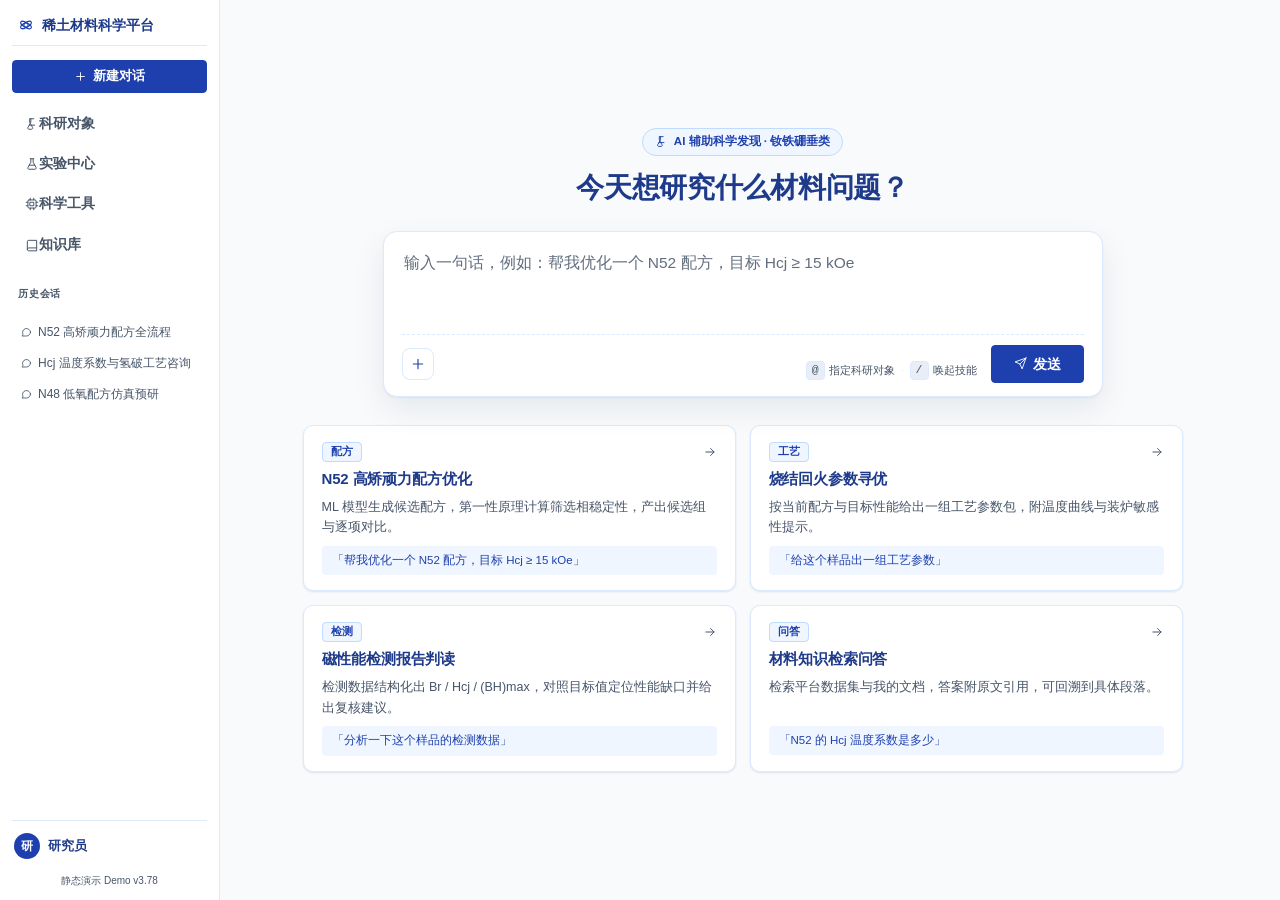
<file: index.html>
<!DOCTYPE html>
<html lang="zh-CN">
<head>
  <meta charset="utf-8">
  <meta name="viewport" content="width=1280">
  <meta name="color-scheme" content="light">
  <title>对话主页 · 稀土材料科学平台（静态演示 Demo v3.78）</title>
  <link rel="stylesheet" href="assets/style.css?v=3.78">
</head>
<body data-page="index">
  <div class="app-shell">
    <!-- v3.0（D-38）：#app-chrome 由 renderChrome() 一处注入「唯一左侧边栏」（无顶栏）；
         对话即页面：#page-root 由 initIndex() 渲染整页对话（hero 空态 / 会话流 / 底部输入条）。
         ?q= 并入当前会话；?c=<会话ID> 打开历史会话；?focus=1 聚焦输入框。 -->
    <div id="app-chrome"></div>
    <main id="page-root"></main>
  </div>
  <!-- 抽屉 / toast 容器 -->
  <div id="overlays"></div>
  <noscript><div style="padding:24px;font-family:sans-serif;color:#B91C1C">本 Demo 需要启用 JavaScript 才能渲染界面（纯静态、无网络请求）。</div></noscript>

  <!-- 传统脚本（非 ES module），保证 file:// 双击可运行；mock-data.js 必须先于 app.js -->
  <script src="assets/mock-data.js?v=3.78"></script>
  <script src="assets/app.js?v=3.78"></script>
</body>
</html>
</file>
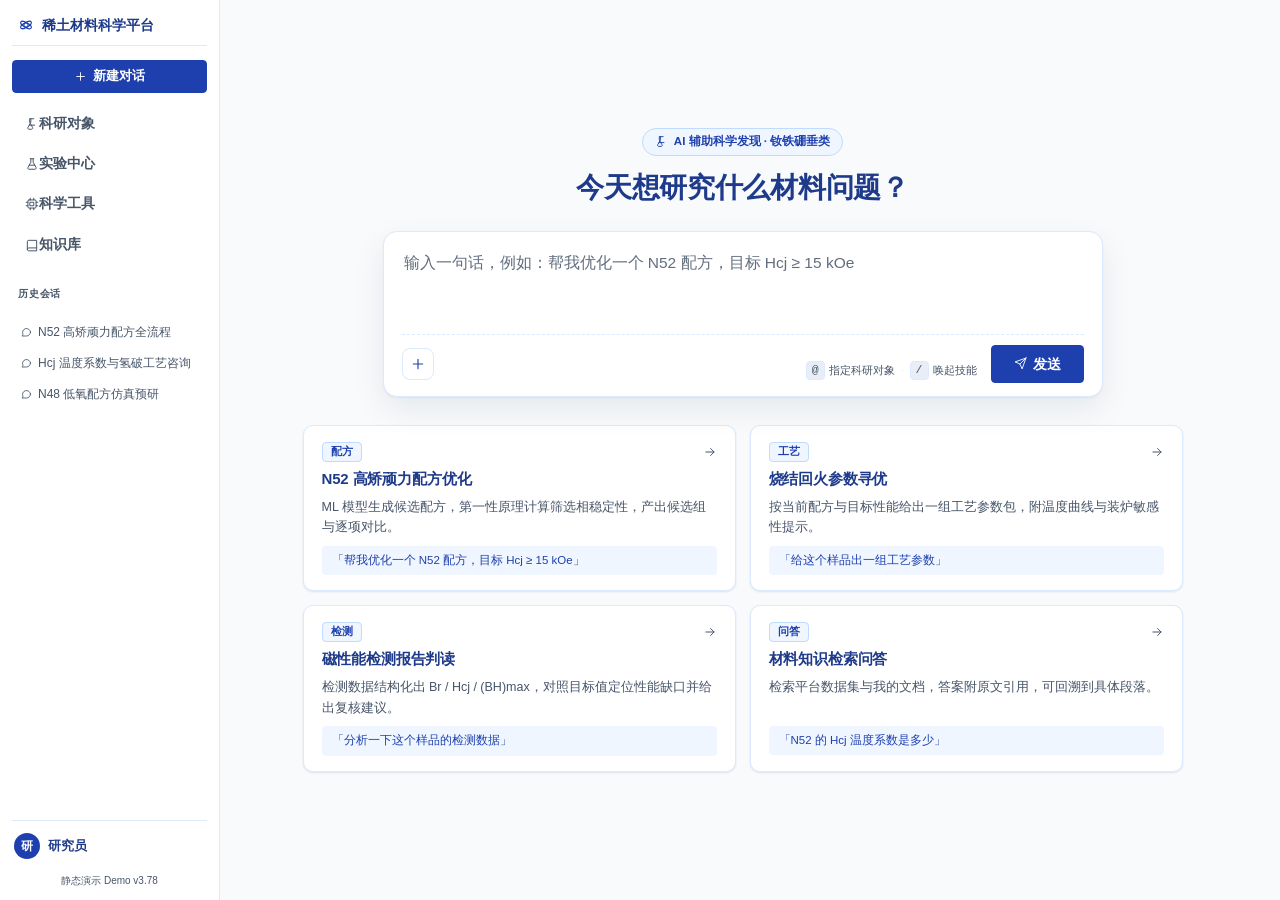
<file: batch.html>
<!DOCTYPE html>
<html lang="zh-CN">
<head>
  <meta charset="utf-8">
  <meta name="viewport" content="width=1280">
  <meta name="color-scheme" content="light">
  <title>已升级为对话主页（兼容跳转） · 稀土材料科学平台（静态演示 Demo v3.78）</title>
  <link rel="stylesheet" href="assets/style.css?v=3.78">
</head>
<body>
  <!-- v3.0（D-38）：v1.x–v2.0 的独立功能页（任务台 / 批次 360 / 建议单 / 治理 / 假设验证）
       全部收编进「整页对话 + 科研对象」两视图。本页仅作兼容重定向壳：
       透传 q / sample_id / focus / c 到 index.html，旧书签 / 旧外链不断。
       纯内联脚本、无 fetch、无外部依赖；noscript 兜底。 -->
  <div style="max-width:720px;margin:60px auto;padding:0 24px;font-family:-apple-system,'Segoe UI','PingFang SC','Microsoft YaHei',sans-serif;color:#1E3A8A">
    <h1 style="font-size:20px">该页面已收编进「对话主页」</h1>
    <p style="font-size:14px;color:#475569">v3.0 起平台只有两个视图：整页对话（主入口）与科研对象。正在为你跳转…若浏览器未自动跳转，请点击下方链接。</p>
    <p><a id="fallback-link" href="index.html" style="color:#1E40AF">进入对话主页 →</a></p>
  </div>
  <noscript>
    <div style="max-width:720px;margin:12px auto;padding:0 24px;font-family:sans-serif;font-size:13px;color:#B91C1C">
      未启用 JavaScript，无法自动映射旧参数，请直接打开 <a href="index.html">index.html</a>。
    </div>
  </noscript>
  <script>
  (function () {
    'use strict';
    function getParam(k) {
      try {
        var v = new URLSearchParams(window.location.search).get(k);
        return (v === null || v === '') ? '' : v;
      } catch (e) { return ''; }
    }
    var parts = [];
    ['q', 'sample_id', 'focus', 'c'].forEach(function (k) {
      var v = getParam(k);
      if (v) { parts.push(encodeURIComponent(k) + '=' + encodeURIComponent(v)); }
    });
    /* 旧参数中的样品相关提问统一进 ?q= 会话流；其余参数一律丢弃（v3.0 无对应视图） */
    var target = 'index.html' + (parts.length ? '?' + parts.join('&') : '');
    var a = document.getElementById('fallback-link');
    if (a) { a.setAttribute('href', target); }
    window.location.replace(target);
  })();
  </script>
</body>
</html>
</file>
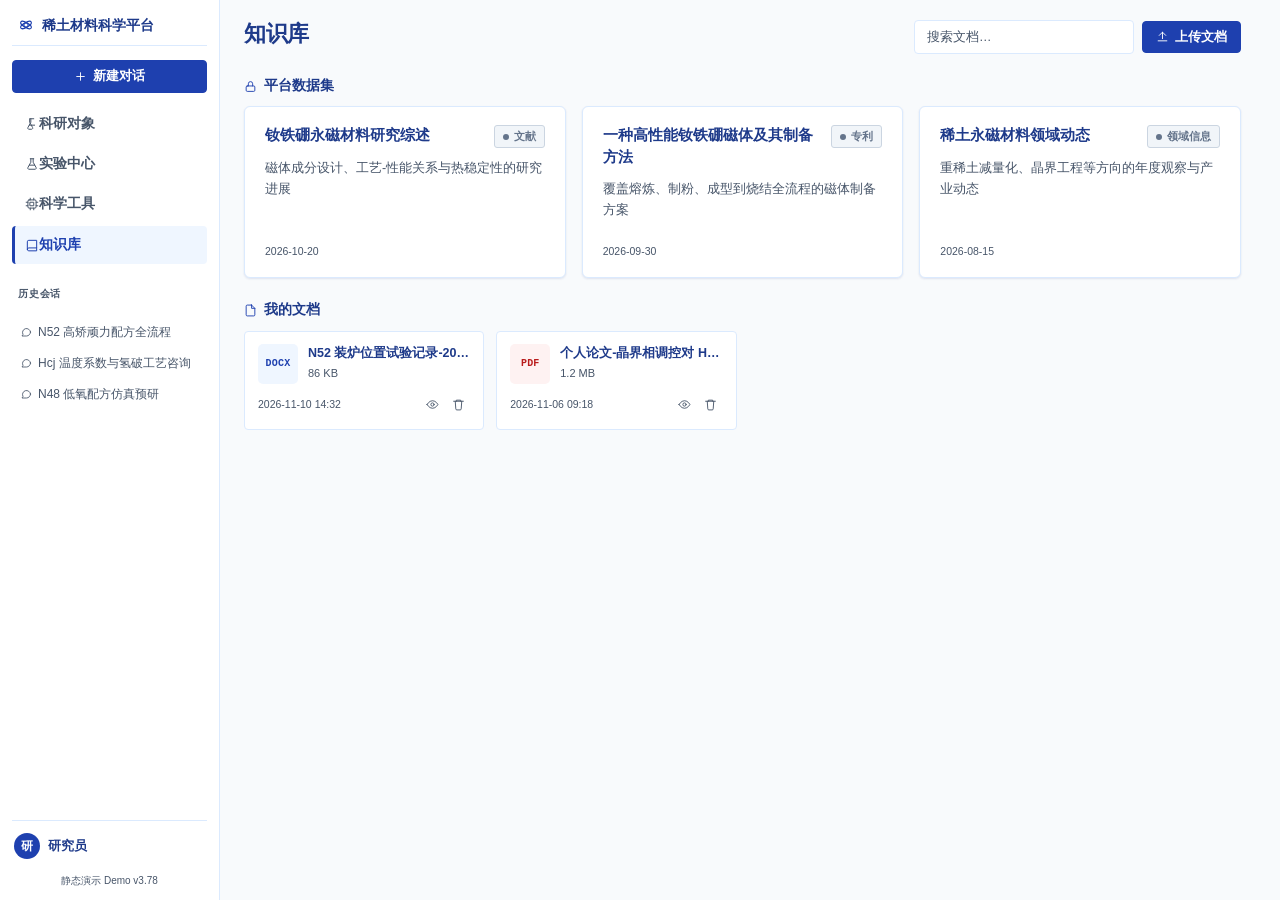
<file: kb.html>
<!DOCTYPE html>
<html lang="zh-CN">
<head>
  <meta charset="utf-8">
  <meta name="viewport" content="width=1280">
  <meta name="color-scheme" content="light">
  <title>知识库 · 稀土材料科学平台（静态演示 Demo v3.78）</title>
  <link rel="stylesheet" href="assets/style.css?v=3.78">
</head>
<body data-page="kb">
  <div class="app-shell">
    <!-- v3.0（D-41）：知识库是与「对话主页 / 科研对象 / 科学工具」结构对齐的一级视图（RAG 预留），
         initKb() 渲染。 -->
    <div id="app-chrome"></div>
    <main id="page-root"></main>
  </div>
  <div id="overlays"></div>
  <noscript><div style="padding:24px;font-family:sans-serif;color:#B91C1C">本 Demo 需要启用 JavaScript 才能渲染界面（纯静态、无网络请求）。</div></noscript>

  <!-- 传统脚本（非 ES module），保证 file:// 双击可运行；mock-data.js 必须先于 app.js -->
  <script src="assets/mock-data.js?v=3.78"></script>
  <script src="assets/app.js?v=3.78"></script>
</body>
</html>
</file>
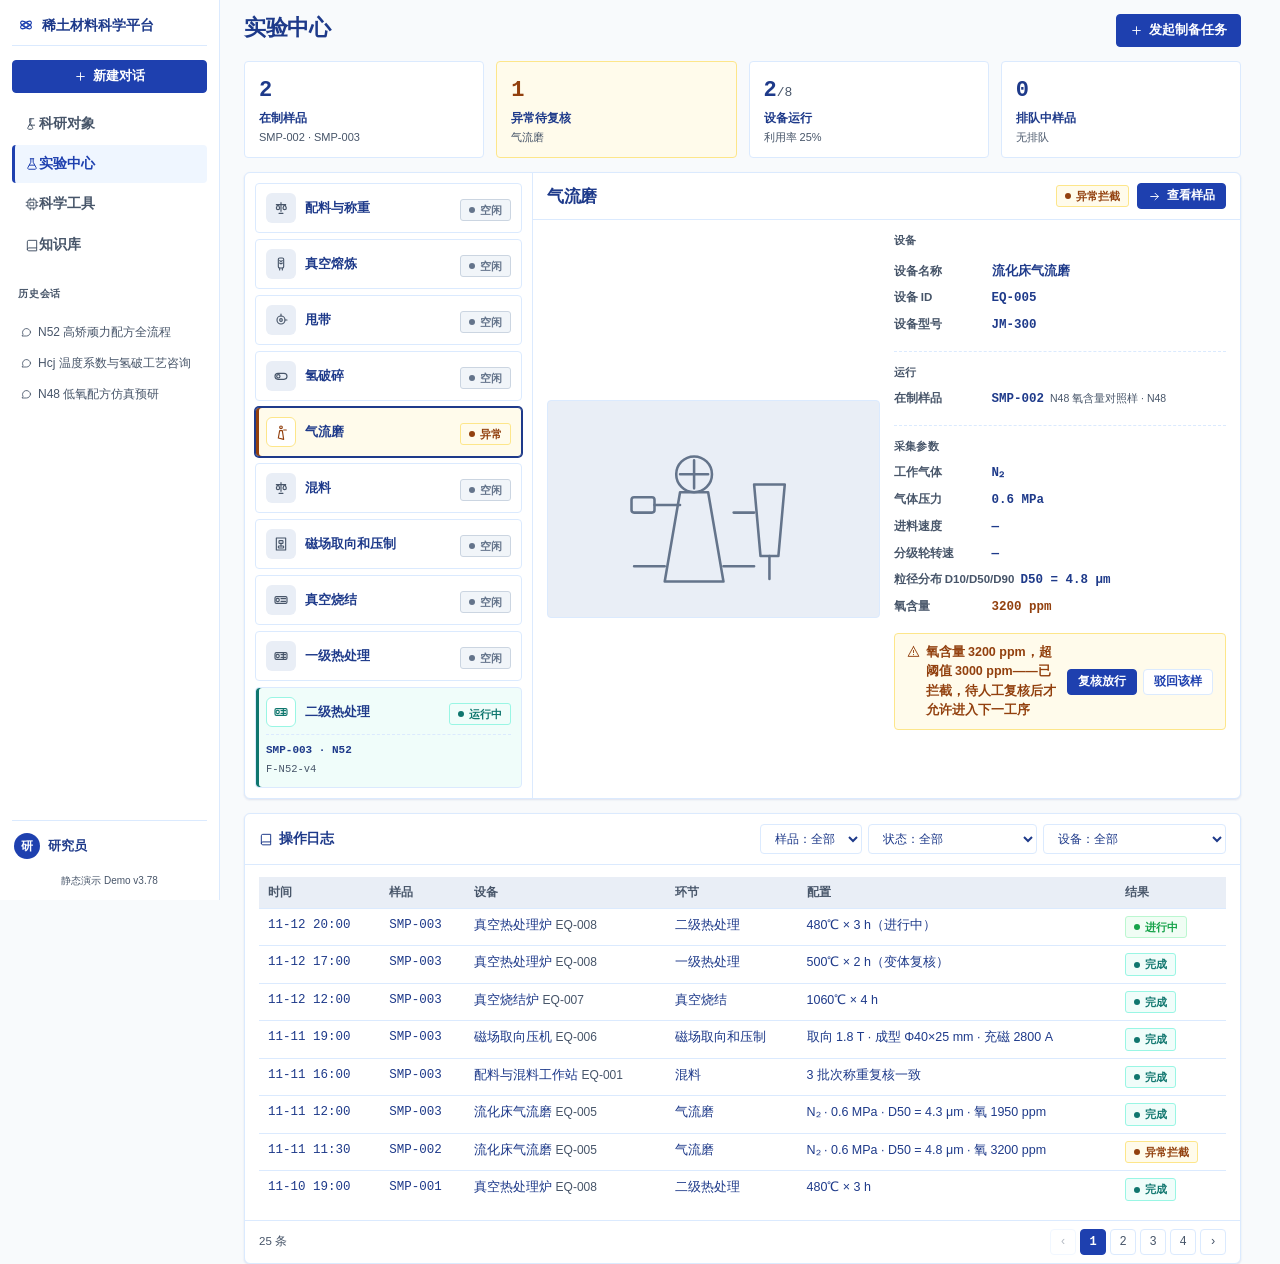
<file: lab.html>
<!DOCTYPE html>
<html lang="zh-CN">
<head>
  <meta charset="utf-8">
  <meta name="viewport" content="width=1280">
  <meta name="color-scheme" content="light">
  <title>实验中心 · 稀土材料科学平台（静态演示 Demo v3.78）</title>
  <link rel="stylesheet" href="assets/style.css?v=3.78">
</head>
<body data-page="lab">
  <div class="app-shell">
    <!-- v3.7（黄总 2026-11-13）：实验中心 = 高通量制备产线的数字孪生（一级视图）。
         initLab() 渲染：左主区 = 选中环节详情（使用设备+图示 / 运行信息 / 工艺信息）；
         右栏 = 10 环节纵向列表（当前节点高亮，前后顺序自明）。
         只覆盖制备过程设备；磁测仪 / 电镜等独立检测环节不进本页。
         在制状态从科研对象 process 同源反推，不单独造数。?stage=N 定位环节。 -->
    <div id="app-chrome"></div>
    <main id="page-root"></main>
  </div>
  <div id="overlays"></div>
  <noscript><div style="padding:24px;font-family:sans-serif;color:#B91C1C">本 Demo 需要启用 JavaScript 才能渲染界面（纯静态、无网络请求）。</div></noscript>

  <!-- 传统脚本（非 ES module），保证 file:// 双击可运行；mock-data.js 必须先于 app.js -->
  <script src="assets/mock-data.js?v=3.78"></script>
  <script src="assets/app.js?v=3.78"></script>
</body>
</html>
</file>
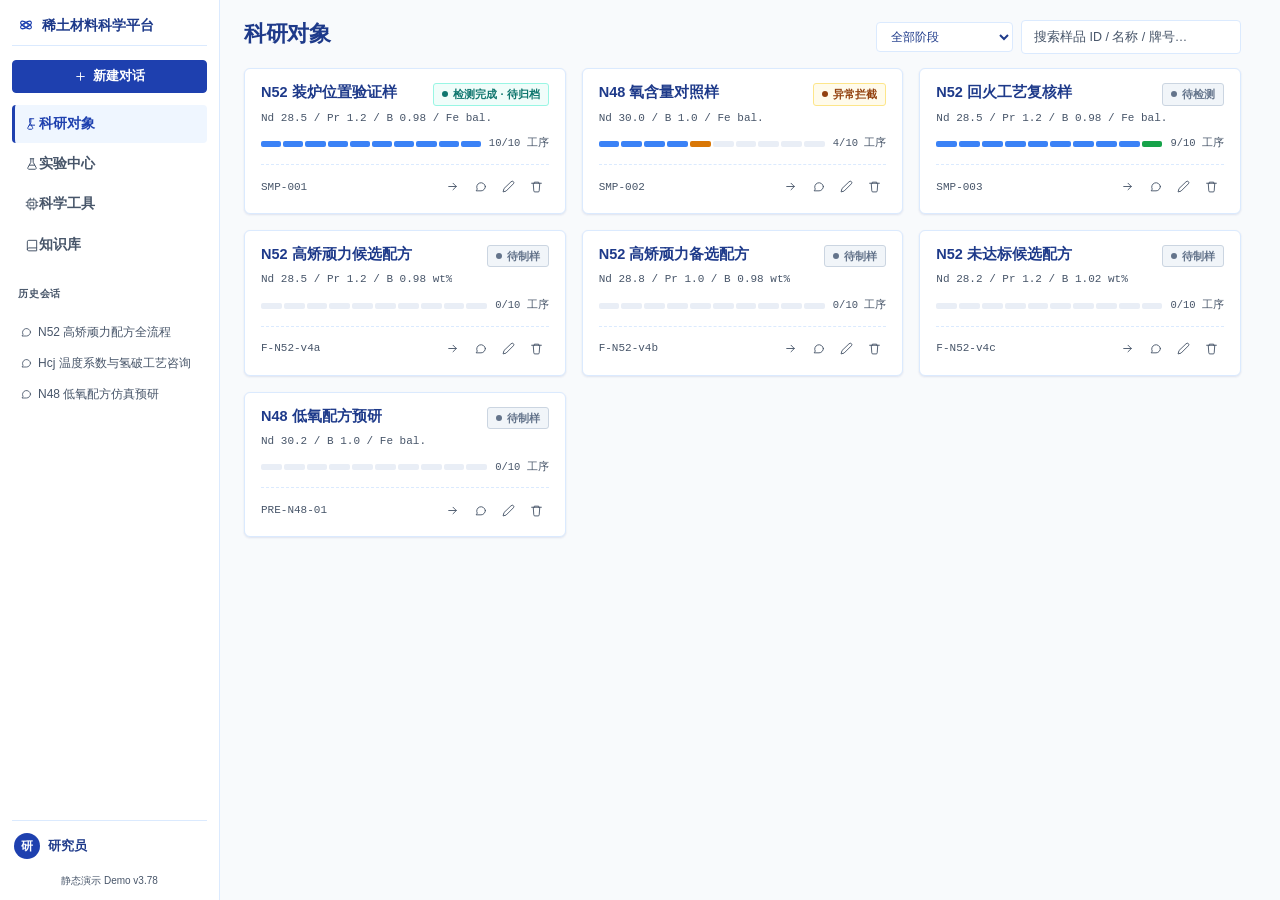
<file: sample.html>
<!DOCTYPE html>
<html lang="zh-CN">
<head>
  <meta charset="utf-8">
  <meta name="viewport" content="width=1280">
  <meta name="color-scheme" content="light">
  <title>科研对象 · 稀土材料科学平台（静态演示 Demo v3.78）</title>
  <link rel="stylesheet" href="assets/style.css?v=3.78">
</head>
<body data-page="sample">
  <div class="app-shell">
    <!-- v3.21（黄总 2026-11-16）：仿真任务卡改左右分栏——左栏结论/输入参数/输出产物/任务信息，
         右栏运行脚本专区；<1200px 回落上下堆叠。
         v3.19（黄总 2026-11-16）：仿真数据 tab 的脚本升级为「运行脚本」专区——
         顶栏（文件名 + 引擎 tag + 行数 + 复制脚本）/ 行号 + 语法高亮代码体（限高滚动）/
         底部集群运行命令行，常显不再折叠；mumax3 .mx3 与 VASP INCAR 同一模板。
         v3.13（黄总 2026-11-13/14）：科研对象 = 两层结构。
         无 sample_id → 样品总览预览页：全部样品卡片网格（进度/性能/数据完备度/留痕计数），
         头部操作区 = 阶段筛选 + 搜索 + 新建样品（用户样品可删，二次确认）；
         带 sample_id → 详情页：单栏全宽（v3.13 起台账侧栏已删，换样回总览），头部带「← 样品总览」——
         样品数据（配方+制备流程）/ 实验数据（电镜+性能+本征，measured）/
         仿真数据（VASP+mumax3 任务卡，simulated）/ 留痕。
         ?tab=base|exp|sim|trace 深链（旧 intr|perf 归并入 exp）。 -->
    <div id="app-chrome"></div>
    <main id="page-root"></main>
  </div>
  <div id="overlays"></div>
  <noscript><div style="padding:24px;font-family:sans-serif;color:#B91C1C">本 Demo 需要启用 JavaScript 才能渲染界面（纯静态、无网络请求）。</div></noscript>

  <!-- 传统脚本（非 ES module），保证 file:// 双击可运行；mock-data.js 必须先于 app.js -->
  <script src="assets/mock-data.js?v=3.78"></script>
  <script src="assets/app.js?v=3.78"></script>
</body>
</html>
</file>
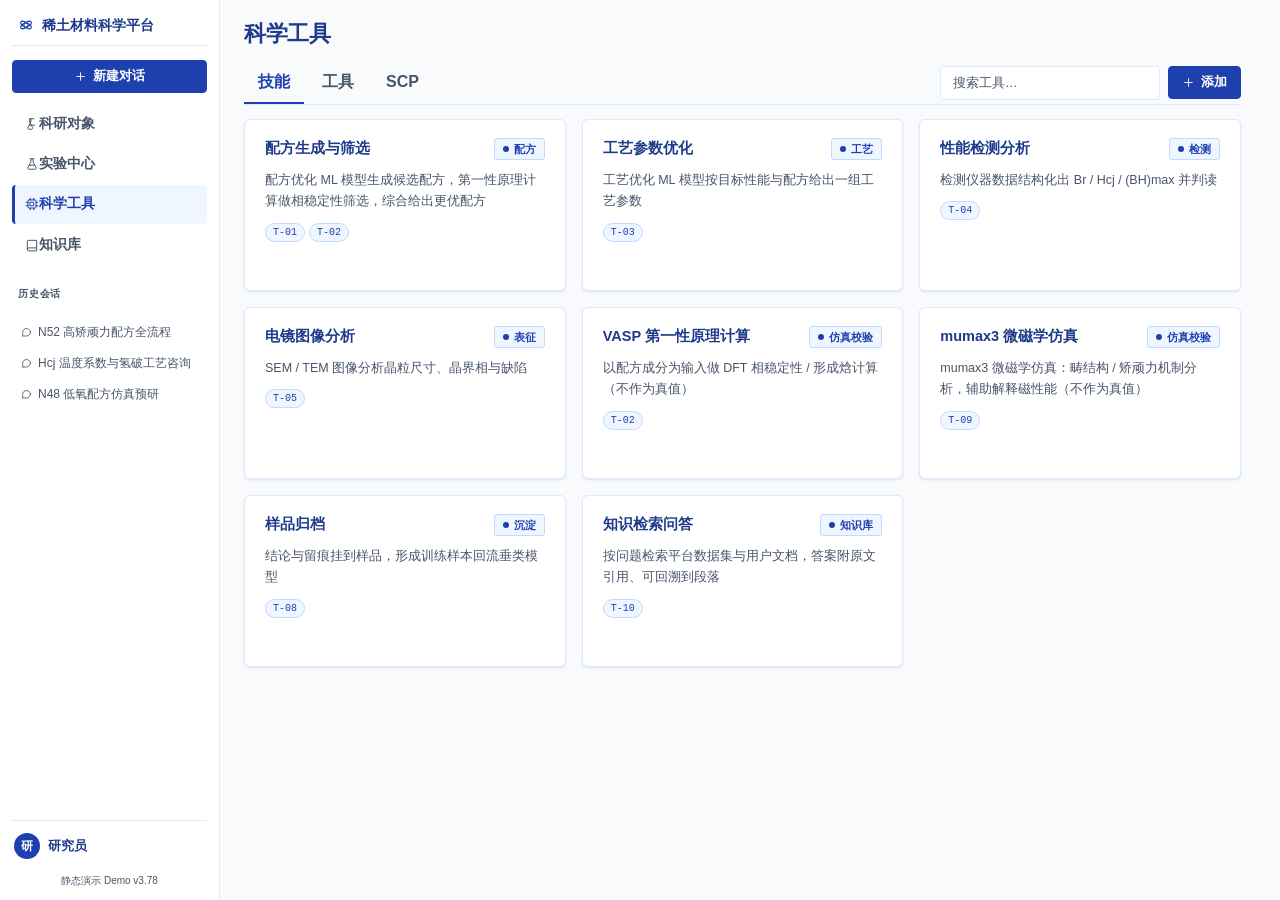
<file: skills.html>
<!DOCTYPE html>
<html lang="zh-CN">
<head>
  <meta charset="utf-8">
  <meta name="viewport" content="width=1280">
  <meta name="color-scheme" content="light">
  <title>科学工具 · 稀土材料科学平台（静态演示 Demo v3.78）</title>
  <link rel="stylesheet" href="assets/style.css?v=3.78">
</head>
<body data-page="skills">
  <div class="app-shell">
    <!-- v3.6（D-46）：科学工具页内分「技能 / 工具 / SCP」三个 Tab，共用同一卡片模板与网格；
         Tab 无计数、仅页内切换窗口（?tab= 深链保留）；
         v3.52（D-52）：板块更名「科学工具」；「添加」按钮展开两个来源（上传文件 / 从端砚平台导入）；
         意图评测只作执行门禁不上页面，数据闭环为平台内部机制不展示。 -->
    <div id="app-chrome"></div>
    <main id="page-root"></main>
  </div>
  <div id="overlays"></div>
  <noscript><div style="padding:24px;font-family:sans-serif;color:#B91C1C">本 Demo 需要启用 JavaScript 才能渲染界面（纯静态、无网络请求）。</div></noscript>

  <!-- 传统脚本（非 ES module），保证 file:// 双击可运行；mock-data.js 必须先于 app.js -->
  <script src="assets/mock-data.js?v=3.78"></script>
  <script src="assets/app.js?v=3.78"></script>
</body>
</html>
</file>
<file: assets/style.css>
/* =============================================================================
 * 稀土材料科学平台 · 静态 Demo · 全站样式
 * 视觉基线：产品经理《信息架构与交互梳理 v1.1》第 6 章原文，逐字执行。
 * 浅色 / 工业 B 端工作台 / 信息密度优先 / 无渐变 / 无拟物 / 无营销风。
 * 禁止外部字体 / CDN / 第三方 UI 框架；图标为内联 SVG 或纯 CSS。
 * ========================================================================== */

:root {
  /* 配色 token（第 6.3 节原文，取值未改动） */
  --primary: #1E40AF;
  --on-primary: #FFFFFF;
  --secondary: #3B82F6;
  --accent: #D97706;
  --background: #F8FAFC;
  --foreground: #1E3A8A;
  --card: #FFFFFF;
  --muted: #E9EEF6;
  --muted-fg: #475569;
  --border: #DBEAFE;
  --destructive: #DC2626;

  /* 语义色 */
  --risk: #B91C1C;          /* 风险 / 异常红 */
  --risk-bg: #FEF2F2;
  --risk-bd: #FECACA;
  --amber: #92400E;         /* 待审琥珀 */
  --amber-bg: #FFFBEB;
  --amber-bd: #FDE68A;
  --pass: #0F766E;          /* 通过 / 正常蓝绿 */
  --pass-bg: #F0FDFA;
  --pass-bd: #99F6E4;
  --run: #16A34A;           /* 运行中亮绿（黄总：比深蓝直观——进行中工序/执行中阶段统一用） */
  --run-bg: #F0FDF4;
  --run-bd: #BBF7D0;
  --info: #1E40AF;
  --info-bg: #EFF6FF;
  --info-bd: #BFDBFE;
  --disabled: #64748B;      /* 禁用灰 */
  --disabled-bg: #F1F5F9;
  --disabled-bd: #CBD5E1;

  --radius: 6px;
  --radius-sm: 4px;
  --shadow: 0 1px 2px rgba(30, 58, 138, .07), 0 1px 3px rgba(30, 58, 138, .05);
  --shadow-pop: 0 8px 28px rgba(30, 58, 138, .16);
  --mono: ui-monospace, "SFMono-Regular", Consolas, "Liberation Mono", monospace;
  --sans: -apple-system, BlinkMacSystemFont, "Segoe UI", "PingFang SC", "Microsoft YaHei", sans-serif;
}

* { box-sizing: border-box; }

html, body { margin: 0; padding: 0; }
/* 滚动条槽位常驻（D-47）：tab 切换 / 内容高度变化时内容区宽度不抖动 */
html { scrollbar-gutter: stable; }

body {
  background: var(--background);
  color: var(--foreground);
  font-family: var(--sans);
  font-size: 16px;
  line-height: 1.5;
  min-width: 1240px;             /* 1280 视口含纵向滚动条仍不出横向滚动条 */
  -webkit-font-smoothing: antialiased;
}

h1, h2, h3, h4 { margin: 0; letter-spacing: -0.02em; line-height: 1.25; font-weight: 700; }
h1 { font-size: 22px; }
h2 { font-size: 17px; }
h3 { font-size: 15px; }
p { margin: 0 0 8px; }
a { color: var(--primary); text-decoration: none; }
a:hover { text-decoration: underline; }
ul, ol { margin: 0; padding-left: 18px; }
code, .mono, .num, .value, .kv-v, td.num, th.num { font-family: var(--mono); font-variant-numeric: tabular-nums; }

/* ---------- 焦点环 / 键盘可达 ---------- */
:where(a, button, select, input, textarea, [tabindex]):focus-visible {
  outline: 3px solid var(--secondary);
  outline-offset: 2px;
  border-radius: 3px;
}
button, a, select, [data-action] { cursor: pointer; }
button:disabled, .is-disabled { cursor: not-allowed !important; }

/* ---------- 布局容器 ---------- */
/* width:100% 钉死横向（D-50）：#page-root 是 flex 纵列，item 上 margin:auto 会让宽度回退 fit-content，
   导致切 tab / 搜索过滤时页面宽度随内容抖动；显式 100% 后宽度只由父容器与 max-width 决定 */
.wrap { width: 100%; max-width: 1200px; margin: 0 auto; padding: 0 24px 48px; }
.page-head { display: flex; align-items: flex-start; justify-content: space-between; gap: 16px; margin: 20px 0 14px; }
.page-head .sub { font-size: 13px; color: var(--muted-fg); margin-top: 4px; }

/* ---------- 全局布局：左侧边导航（220px）+ 内容区（无顶栏） ---------- */
.app-shell {
  display: grid;
  grid-template-columns: 220px minmax(0, 1fr);
  grid-template-rows: minmax(0, 1fr);
  grid-template-areas: "side main";
  min-height: 100vh;
  min-width: 1240px;
}
#app-chrome { display: contents; }

/* 侧边导航：浅色、右侧 1px 边框与内容区分隔；内容区滚动时固定（sticky） */
.sidebar {
  grid-area: side;
  position: sticky; top: 0; align-self: start;
  height: 100vh; overflow-y: auto;
  display: flex; flex-direction: column; gap: 12px;
  padding: 14px 12px 12px;
  background: var(--card);
  border-right: 1px solid var(--border);
  z-index: 30;
}
.sb-brand {
  display: flex; align-items: center; gap: 8px;
  font-weight: 700; font-size: 14px; line-height: 1.35; color: var(--foreground);
  padding: 2px 6px 10px; border-bottom: 1px solid var(--border);
}
.sb-brand svg { color: var(--primary); flex: none; }
.sb-nav { display: flex; flex-direction: column; gap: 2px; }
.sb-nav a {
  display: flex; align-items: center;
  padding: 9px 10px; border-radius: var(--radius-sm);
  font-size: 13.5px; font-weight: 600; color: var(--muted-fg);
  border-left: 3px solid transparent; white-space: nowrap;
  transition: background-color .2s ease, color .2s ease, border-color .2s ease, transform .1s ease;
}
.sb-nav a:hover { background: var(--muted); color: var(--foreground); text-decoration: none; }
.sb-nav a.active { background: var(--info-bg); color: var(--primary); border-left-color: var(--primary); }
.sb-nav a:active { transform: scale(.97); }
.sb-nav button {
  display: flex; align-items: center; gap: 8px; width: 100%;
  background: none; border: 0; border-left: 3px solid transparent;
  padding: 9px 10px; border-radius: var(--radius-sm);
  font-size: 13.5px; font-weight: 600; color: var(--muted-fg); cursor: pointer; text-align: left;
  font-family: var(--sans); white-space: nowrap;
}
.sb-nav button:hover { background: var(--muted); color: var(--foreground); }
.sb-foot { border-top: 1px solid var(--border); padding-top: 10px; display: flex; flex-direction: column; gap: 8px; }
.sb-shadow {
  font-size: 11px; font-weight: 700; color: var(--amber);
  background: var(--amber-bg); border: 1px solid var(--amber-bd);
  border-radius: var(--radius-sm); padding: 4px 8px; text-align: center; white-space: nowrap;
}

select.sel {
  font-family: var(--sans); font-size: 12px; color: var(--foreground);
  background: var(--card); border: 1px solid var(--border); border-radius: var(--radius-sm);
  padding: 5px 8px; min-height: 30px;
}
.stage-badge {
  font-size: 12px; font-weight: 700; padding: 5px 9px; border-radius: var(--radius-sm);
  background: var(--info-bg); color: var(--info); border: 1px solid var(--info-bd); white-space: nowrap;
}
.stage-badge.is-s0 { background: var(--disabled-bg); color: var(--disabled); border-color: var(--disabled-bd); }

/* ---------- 卡片 ---------- */
.card { background: var(--card); border: 1px solid var(--border); border-radius: var(--radius); box-shadow: var(--shadow); }
.card-h { display: flex; align-items: center; justify-content: space-between; gap: 10px; padding: 10px 14px; border-bottom: 1px solid var(--border); }
.card-h h2, .card-h h3 { display: flex; align-items: center; gap: 8px; }
.card-h .card-idx { font-family: var(--mono); font-size: 11px; color: var(--on-primary); background: var(--primary); border-radius: 3px; padding: 1px 5px; }
.card-b { padding: 12px 14px; }
.card-b.tight { padding: 8px 14px; }
.card-foot { padding: 8px 14px; border-top: 1px solid var(--border); background: #FCFDFF; border-radius: 0 0 var(--radius) var(--radius); }
.grid { display: grid; gap: 14px; }
.grid.cols-2 { grid-template-columns: repeat(2, minmax(0, 1fr)); }
.grid.cols-3 { grid-template-columns: repeat(3, minmax(0, 1fr)); }
.grid.cols-4 { grid-template-columns: repeat(4, minmax(0, 1fr)); }

/* ---------- 按钮 ---------- */
.btn {
  display: inline-flex; align-items: center; justify-content: center; gap: 6px;
  font-family: var(--sans); font-size: 13px; font-weight: 600;
  padding: 7px 13px; border-radius: var(--radius-sm);
  background: var(--primary); color: var(--on-primary); border: 1px solid var(--primary);
  transition: background-color .2s ease, border-color .2s ease, transform .1s ease, box-shadow .2s ease;
  white-space: nowrap; line-height: 1.3;
}
.btn:hover { background: #1B399E; border-color: #1B399E; text-decoration: none; }
.btn:active { transform: scale(.97); }
.btn.btn-ghost { background: var(--card); color: var(--primary); border-color: var(--border); }
.btn.btn-ghost:hover { background: var(--info-bg); }
.btn.btn-danger { background: var(--destructive); border-color: var(--destructive); color: #fff; }
.btn.btn-danger:hover { background: #B91C1C; border-color: #B91C1C; }
.btn.btn-accent { background: var(--accent); border-color: var(--accent); color: #fff; }
.btn.btn-accent:hover { background: #B45309; border-color: #B45309; }
.btn.btn-sm { font-size: 12px; padding: 4px 9px; }
.btn.btn-block { width: 100%; }
.btn:disabled, .btn.is-disabled {
  background: var(--disabled-bg); color: var(--disabled); border-color: var(--disabled-bd);
  box-shadow: none; transform: none; opacity: 1;
}
.linklike { background: none; border: none; padding: 0; color: var(--primary); font: inherit; font-size: 12px; font-weight: 600; }
.linklike:hover { text-decoration: underline; }
.linklike:active { transform: scale(.97); }

/* ---------- 标签（文字 + 颜色双标识，去色仍可辨认） ---------- */
.tag {
  display: inline-flex; align-items: center; gap: 5px;
  font-size: 11px; font-weight: 700; padding: 2px 8px; border-radius: 3px;
  border: 1px solid transparent; white-space: nowrap; line-height: 1.5;
}
.tag::before { content: ""; width: 6px; height: 6px; border-radius: 50%; background: currentColor; flex: none; }
.tag.t-risk { color: var(--risk); background: var(--risk-bg); border-color: var(--risk-bd); }
.tag.t-amber { color: var(--amber); background: var(--amber-bg); border-color: var(--amber-bd); }
.tag.t-pass { color: var(--pass); background: var(--pass-bg); border-color: var(--pass-bd); }
.tag.t-run { color: var(--run); background: var(--run-bg); border-color: var(--run-bd); }
.tag.t-info { color: var(--info); background: var(--info-bg); border-color: var(--info-bd); }
.tag.t-muted { color: var(--disabled); background: var(--disabled-bg); border-color: var(--disabled-bd); }
.tag.t-lg { font-size: 13px; padding: 5px 12px; }

/* ---------- 注脚：示例数据统一声明 ---------- */
.example-note, .data-note {
  font-size: 11px; line-height: 1.45; color: var(--muted-fg);
  margin-top: 8px; padding-left: 10px; border-left: 2px solid var(--border);
}
.example-note.inline { display: inline-block; margin-top: 0; padding: 1px 6px; border: 1px solid var(--border); border-left: 2px solid var(--accent); border-radius: 2px; background: #FFFDF7; }
.site-foot-note { margin: 22px 0 0; padding: 10px 14px; font-size: 11px; color: var(--muted-fg); background: var(--card); border: 1px dashed var(--border); border-radius: var(--radius); }
.red-note { color: var(--risk); font-weight: 700; font-size: 12px; }

/* ---------- 键值 / 列表 ---------- */
.kv { display: grid; grid-template-columns: auto 1fr; gap: 4px 12px; font-size: 13px; }
.kv dt { color: var(--muted-fg); white-space: nowrap; }
.kv dd { margin: 0; color: var(--foreground); }
.kv .kv-v { font-weight: 600; }
.rowlist { list-style: none; margin: 0; padding: 0; }
.rowlist li { padding: 7px 0; border-bottom: 1px dashed var(--border); font-size: 13px; }
.rowlist li:last-child { border-bottom: none; }
.rowlist .li-top { display: flex; align-items: center; justify-content: space-between; gap: 8px; }
.rowlist .li-sub { font-size: 11px; color: var(--muted-fg); margin-top: 2px; }
a.rowlink { display: block; color: inherit; text-decoration: none; border-radius: var(--radius-sm); transition: background-color .2s ease, transform .1s ease; }
a.rowlink:hover { background: var(--info-bg); text-decoration: none; }
a.rowlink:active { transform: scale(.97); }

/* ---------- 表格 ---------- */
.tbl { width: 100%; border-collapse: collapse; font-size: 12.5px; }
.tbl th, .tbl td { padding: 7px 9px; text-align: left; border-bottom: 1px solid var(--border); vertical-align: top; }
.tbl th { background: var(--muted); color: var(--muted-fg); font-weight: 700; font-size: 11.5px; white-space: nowrap; }
.tbl td.num, .tbl th.num { text-align: right; }
.tbl tr:last-child td { border-bottom: none; }
.tbl tr.hl td { background: #FFFBEB; }
.tbl .cell-note { font-size: 11px; color: var(--muted-fg); }

/* ---------- Tab ---------- */
.tabbar { display: flex; align-items: center; gap: 4px; border-bottom: 1px solid var(--border); margin-bottom: 14px; }
.tabbar .tab {
  padding: 8px 16px; font-size: 13px; font-weight: 600; color: var(--muted-fg);
  background: transparent; border: none; border-bottom: 2px solid transparent;
  transition: color .2s ease, border-color .2s ease, background-color .2s ease, transform .1s ease;
}
.tabbar .tab:hover { color: var(--foreground); background: var(--muted); }
.tabbar .tab.active { color: var(--primary); border-bottom-color: var(--primary); }
.tabbar .tab:active { transform: scale(.97); }
.tabbar .tab-spacer { flex: 1; }

/* ---------- 空 / 错误 / 加载 三态 ---------- */
.state-box { padding: 22px 16px; text-align: center; border: 1px dashed var(--border); border-radius: var(--radius-sm); background: #FCFDFF; }
.state-box .st-title { font-size: 13px; font-weight: 700; color: var(--muted-fg); }
.state-box .st-desc { font-size: 12px; color: var(--muted-fg); margin-top: 4px; }
.state-box.is-error { border-color: var(--risk-bd); background: var(--risk-bg); }
.state-box.is-error .st-title, .state-box.is-error .st-desc { color: var(--risk); }
.state-box.is-loading { border-color: var(--info-bd); background: var(--info-bg); }
.skeleton { height: 10px; border-radius: 3px; background: linear-gradient(90deg, var(--muted), #F4F7FC, var(--muted)); margin: 8px 0; }
@keyframes sk { 0% { opacity: .55; } 100% { opacity: 1; } }
.state-box.is-loading .skeleton { animation: sk .28s ease alternate 2; }

/* ---------- 状态流转条（单向，不回跳） ---------- */
.flowbar { display: flex; align-items: stretch; gap: 0; flex-wrap: wrap; }
.flowbar .fnode {
  display: flex; flex-direction: column; gap: 2px; min-width: 92px;
  padding: 7px 12px; border: 1px solid var(--border); background: var(--card);
  font-size: 11px; position: relative;
}
.flowbar .fnode:first-child { border-radius: var(--radius-sm) 0 0 var(--radius-sm); }
.flowbar .fnode:last-child { border-radius: 0 var(--radius-sm) var(--radius-sm) 0; }
.flowbar .fnode + .fnode { border-left: none; }
.flowbar .fnode .fname { font-family: var(--mono); font-weight: 700; font-size: 12px; color: var(--muted-fg); }
.flowbar .fnode .fts { font-family: var(--mono); font-size: 10px; color: var(--muted-fg); }
.flowbar .fnode .fnote { font-size: 10px; color: var(--muted-fg); max-width: 150px; }
.flowbar .fnode.done { background: var(--info-bg); }
.flowbar .fnode.done .fname { color: var(--primary); }
.flowbar .fnode.current { background: var(--primary); border-color: var(--primary); }
.flowbar .fnode.current .fname, .flowbar .fnode.current .fts, .flowbar .fnode.current .fnote { color: var(--on-primary); }
.flowbar .fnode.rejected { background: var(--risk-bg); }
.flowbar .fnode.rejected .fname { color: var(--risk); }
.flowbar .fnode.expired { background: var(--amber-bg); }
.flowbar .fnode.expired .fname { color: var(--amber); }
.flowbar .fnode.verified { background: var(--pass-bg); }
.flowbar .fnode.verified .fname { color: var(--pass); }

/* ---------- 提示条 / 告警 ---------- */
.callout { padding: 10px 12px; border-radius: var(--radius-sm); border: 1px solid var(--border); background: var(--info-bg); font-size: 12.5px; }
.callout.is-warn { background: var(--amber-bg); border-color: var(--amber-bd); color: var(--amber); }
.callout.is-risk { background: var(--risk-bg); border-color: var(--risk-bd); color: var(--risk); }
.callout.is-pass { background: var(--pass-bg); border-color: var(--pass-bd); color: var(--pass); }
.callout .co-title { font-weight: 700; margin-bottom: 3px; }
.callout .co-desc { color: var(--muted-fg); font-size: 12px; }
.callout.is-warn .co-desc, .callout.is-risk .co-desc { color: inherit; opacity: .9; }

/* ---------- 演示路线提示条（D-17，工业风小卡，非 banner） ---------- */
.demo-route { margin: 14px 0 0; border: 1px solid var(--border); border-left: 3px solid var(--secondary); border-radius: var(--radius-sm); background: var(--card); box-shadow: var(--shadow); }
.demo-route .dr-head { display: flex; align-items: center; justify-content: space-between; gap: 10px; padding: 8px 12px; border-bottom: 1px dashed var(--border); }
.demo-route .dr-head strong { font-size: 12.5px; }
.demo-route .dr-head .dr-label { font-size: 10px; color: var(--muted-fg); border: 1px solid var(--border); padding: 1px 6px; border-radius: 3px; }
.demo-route .dr-steps { display: flex; flex-wrap: wrap; gap: 6px; padding: 10px 12px 12px; }
.demo-route .dr-step {
  display: flex; align-items: center; gap: 6px; font-size: 12px; color: var(--foreground);
  padding: 5px 9px; border: 1px solid var(--border); border-radius: var(--radius-sm); background: #FCFDFF;
  transition: background-color .2s ease, border-color .2s ease, transform .1s ease;
}
.demo-route .dr-step:hover { background: var(--info-bg); border-color: var(--info-bd); text-decoration: none; }
.demo-route .dr-step:active { transform: scale(.97); }
.demo-route .dr-step .dr-n { font-family: var(--mono); font-size: 10px; font-weight: 700; color: var(--on-primary); background: var(--secondary); width: 16px; height: 16px; border-radius: 50%; display: inline-flex; align-items: center; justify-content: center; flex: none; }
.demo-route .dr-arrow { color: var(--muted-fg); font-size: 12px; align-self: center; }

/* ---------- 谱系树 ---------- */
.tree { list-style: none; margin: 0; padding: 0; font-size: 12.5px; }
.tree .tnode { border: 1px solid var(--border); border-radius: var(--radius-sm); padding: 7px 10px; margin-bottom: 6px; background: #FCFDFF; }
.tree .tnode .tn-top { display: flex; align-items: center; gap: 8px; }
.tree .tnode .tn-type { font-size: 10px; font-weight: 700; padding: 1px 6px; border-radius: 3px; background: var(--info-bg); color: var(--info); border: 1px solid var(--info-bd); }
.tree .tnode.broken { border-color: var(--risk-bd); background: var(--risk-bg); }
.tree .tnode.broken .tn-type { background: var(--risk-bg); color: var(--risk); border-color: var(--risk-bd); }
.tree .tnode .tn-note { font-size: 11px; color: var(--muted-fg); margin-top: 3px; }
.tree .tnode .tn-ref { font-family: var(--mono); font-size: 11px; color: var(--muted-fg); }

/* ---------- 参数快照 / 曲线 ---------- */
.snap { border: 1px solid var(--border); border-radius: var(--radius-sm); margin-bottom: 8px; overflow: hidden; }
.snap .snap-h { display: flex; align-items: center; justify-content: space-between; padding: 7px 10px; background: var(--muted); font-size: 12.5px; }
.snap .snap-h .snap-stage { font-weight: 700; }
.snap .snap-h .snap-ts { font-family: var(--mono); font-size: 11px; color: var(--muted-fg); }
.snap .snap-b { padding: 8px 10px; }
.snap .params { display: grid; grid-template-columns: repeat(4, minmax(0, 1fr)); gap: 8px; }
.snap .param { border: 1px solid var(--border); border-radius: 3px; padding: 5px 8px; background: #FCFDFF; }
.snap .param .pn { font-size: 11px; color: var(--muted-fg); }
.snap .param .pv { font-family: var(--mono); font-size: 14px; font-weight: 700; }
.snap .param .pu { font-size: 10px; color: var(--muted-fg); }
.snap.is-hl { border-color: var(--accent); box-shadow: 0 0 0 2px var(--amber-bd); }
.chartbox { border: 1px solid var(--border); border-radius: var(--radius-sm); background: #FCFDFF; padding: 10px; }
.chartbox svg { display: block; width: 100%; height: auto; }
.chart-legend { display: flex; gap: 16px; font-size: 11px; color: var(--muted-fg); margin-top: 6px; }
.chart-legend .lg { display: inline-flex; align-items: center; gap: 5px; }
.chart-legend .swatch { width: 14px; height: 3px; border-radius: 2px; }

/* 分组分布对比（纯 SVG 点阵 / 柱状） */
.dist-row { display: grid; grid-template-columns: 150px 1fr 90px; gap: 10px; align-items: center; padding: 9px 0; border-bottom: 1px dashed var(--border); }
.dist-row:last-child { border-bottom: none; }
.dist-row .dr-label { font-size: 12px; font-weight: 600; }
.dist-row .dr-sub { font-size: 10px; color: var(--muted-fg); }
.dist-row .dr-n { font-family: var(--mono); font-size: 12px; text-align: right; color: var(--muted-fg); }

/* ---------- 归因卡片 / 结构化数值卡片 ---------- */
.factor-card { border: 1px solid var(--border); border-radius: var(--radius-sm); padding: 10px; margin-bottom: 9px; background: #FCFDFF; }
.factor-card .fc-top { display: flex; align-items: center; justify-content: space-between; gap: 8px; }
.factor-card .fc-name { font-size: 13px; font-weight: 700; }
.factor-card .fc-contrib { font-family: var(--mono); font-size: 12px; color: var(--primary); }
.factor-card .fc-bar { height: 5px; background: var(--muted); border-radius: 3px; margin: 7px 0; overflow: hidden; }
.factor-card .fc-bar > span { display: block; height: 100%; background: var(--secondary); }
.factor-card .fc-ev { font-size: 11px; color: var(--muted-fg); }
.factor-card .fc-ev li { margin-bottom: 2px; }
.factor-card .fc-check { font-size: 11px; color: var(--muted-fg); margin-top: 5px; }
.factor-card .fc-actions { margin-top: 8px; display: flex; align-items: center; gap: 8px; }
.source-chip { font-size: 10px; font-family: var(--mono); color: var(--muted-fg); background: var(--muted); border: 1px solid var(--border); border-radius: 3px; padding: 1px 6px; }

/* ---------- 伴随式上下文助手 ---------- */
.assistant { border: 1px solid var(--border); border-radius: var(--radius); background: var(--card); box-shadow: var(--shadow); }
.assistant .as-h { display: flex; align-items: center; justify-content: space-between; gap: 8px; padding: 9px 12px; border-bottom: 1px solid var(--border); }
.assistant .as-ctx { padding: 8px 12px; background: var(--info-bg); border-bottom: 1px solid var(--border); font-size: 11px; color: var(--muted-fg); }
.assistant .as-ctx .chip { display: inline-block; font-family: var(--mono); color: var(--foreground); background: var(--card); border: 1px solid var(--border); border-radius: 3px; padding: 1px 5px; margin: 0 3px 3px 0; }
.assistant .as-b { padding: 10px 12px; }
.assistant .as-q { font-size: 12px; color: var(--muted-fg); font-style: normal; border-left: 2px solid var(--border); padding-left: 8px; margin-bottom: 9px; }
.assistant .as-answer { border: 1px solid var(--border); border-radius: var(--radius-sm); padding: 9px; background: #FCFDFF; margin-bottom: 9px; }
.assistant .as-answer .aa-h { font-size: 11px; font-weight: 700; color: var(--muted-fg); margin-bottom: 5px; }
.assistant .as-answer .aa-item { font-size: 12px; padding: 5px 0; border-bottom: 1px dashed var(--border); }
.assistant .as-answer .aa-item:last-child { border-bottom: none; }
.assistant .as-answer .aa-ev { font-size: 10.5px; color: var(--muted-fg); }
.assistant .as-numcard { border: 1px solid var(--info-bd); background: var(--info-bg); border-radius: var(--radius-sm); padding: 8px; margin-bottom: 8px; }
.assistant .as-numcard .anc-h { display: flex; justify-content: space-between; font-size: 10.5px; color: var(--info); font-weight: 700; margin-bottom: 5px; }
.assistant .as-numcard table { width: 100%; border-collapse: collapse; font-size: 11.5px; }
.assistant .as-numcard td { padding: 2px 4px; border-bottom: 1px solid var(--info-bd); }
.assistant .as-numcard td.num { text-align: right; font-family: var(--mono); }
.assistant .as-refuse { border: 1px solid var(--risk-bd); background: var(--risk-bg); border-radius: var(--radius-sm); padding: 9px; }
.assistant .as-meta { font-size: 10.5px; color: var(--muted-fg); border-top: 1px dashed var(--border); padding-top: 7px; margin-top: 4px; }
.assistant .as-actions { display: flex; flex-wrap: wrap; gap: 6px; padding: 9px 12px; border-top: 1px solid var(--border); }
.assistant.collapsed .as-b, .assistant.collapsed .as-ctx, .assistant.collapsed .as-actions { display: none; }

/* ---------- 三态结论卡 ---------- */
.verdict-card { border: 1px solid var(--border); border-left: 4px solid var(--disabled); border-radius: var(--radius-sm); padding: 12px 14px; background: #FCFDFF; }
.verdict-card.v-supported { border-left-color: var(--pass); background: var(--pass-bg); }
.verdict-card.v-refuted { border-left-color: var(--risk); background: var(--risk-bg); }
.verdict-card.v-insufficient { border-left-color: var(--accent); background: var(--amber-bg); }
.verdict-card .vc-top { display: flex; align-items: center; gap: 10px; margin-bottom: 6px; }
.verdict-card .vc-top h3 { font-size: 16px; }
.verdict-card .vc-text { font-size: 12.5px; color: var(--foreground); }
.verdict-card .vc-notice { margin-top: 9px; font-size: 12px; font-weight: 700; color: var(--foreground); border-top: 1px dashed var(--border); padding-top: 7px; }

/* ---------- toast 即时反馈 ---------- */
.toast {
  position: fixed; right: 24px; bottom: 24px; z-index: 90;
  background: var(--foreground); color: #fff; font-size: 13px; font-weight: 600;
  padding: 10px 15px; border-radius: var(--radius-sm); box-shadow: var(--shadow-pop);
  opacity: 0; transform: translateY(8px); transition: opacity .2s ease, transform .2s ease;
  max-width: 460px;
}
.toast.show { opacity: 1; transform: translateY(0); }

/* ---------- 通用小组件 ---------- */
.sep { height: 1px; background: var(--border); margin: 10px 0; }
.muted { color: var(--muted-fg); }
.small { font-size: 12px; }
.tiny { font-size: 11px; }
.b { font-weight: 700; }
.flex { display: flex; align-items: center; gap: 8px; }
.flex-wrap { flex-wrap: wrap; }
.between { justify-content: space-between; }
.mt6 { margin-top: 6px; } .mt10 { margin-top: 10px; } .mt14 { margin-top: 14px; }
.mb6 { margin-bottom: 6px; } .mb10 { margin-bottom: 10px; }
.nowrap { white-space: nowrap; }
.hl-box { outline: 2px solid var(--accent); outline-offset: 2px; border-radius: var(--radius); }
.big-num { font-family: var(--mono); font-size: 34px; font-weight: 700; letter-spacing: -0.03em; color: var(--primary); line-height: 1.1; }
.metric-tile { border: 1px solid var(--border); border-radius: var(--radius-sm); padding: 10px 12px; background: #FCFDFF; }
.metric-tile .mt-k { font-size: 11.5px; color: var(--muted-fg); }
.metric-tile .mt-v { font-family: var(--mono); font-size: 20px; font-weight: 700; margin: 3px 0; }
.metric-tile .mt-d { font-size: 10.5px; color: var(--muted-fg); line-height: 1.4; }
.metric-tile.trend-up .mt-v { color: var(--pass); }
.metric-tile.trend-down .mt-v { color: var(--risk); }
.triple { display: grid; grid-template-columns: repeat(3, minmax(0, 1fr)); gap: 10px; }
.triple .tr-cell { border: 1px solid var(--border); border-radius: var(--radius-sm); padding: 10px; background: #FCFDFF; text-align: center; }
.triple .tr-cell .tr-k { font-size: 11px; color: var(--muted-fg); }
.triple .tr-cell .tr-v { font-family: var(--mono); font-size: 20px; font-weight: 700; margin-top: 3px; }
.triple .tr-cell.is-true { border-color: var(--pass-bd); background: var(--pass-bg); }

/* ---------- v1.2 · 全局命令栏 / AI 任务卡 / 折叠区 / 双工作台 / 数据角标 ---------- */
.cmdbar { display: flex; align-items: center; gap: 6px; }
.cmd-input {
  width: 300px; max-width: 34vw; height: 30px; padding: 0 10px;
  font-size: 12.5px; color: var(--foreground); background: var(--card);
  border: 1px solid var(--border); border-radius: var(--radius-sm); outline: none;
  transition: border-color .15s ease, box-shadow .15s ease;
}
.cmd-input:focus { border-color: var(--primary); box-shadow: 0 0 0 2px rgba(30, 64, 175, .12); }
.cmd-input::placeholder { color: var(--muted-fg); opacity: .85; }
.task-cmdbar { max-width: 760px; }
.task-cmdbar .cmd-input { flex: 1; width: auto; max-width: none; }

/* 数据卡角标（验收 #7）：短标注 + title 完整声明；全站完整声明只保留页脚 1 处 */
.data-badge {
  display: inline-block; font-size: 10px; color: var(--muted-fg); white-space: nowrap;
  background: #FFFDF7; border: 1px solid var(--border); border-left: 2px solid var(--accent);
  border-radius: 2px; padding: 0 5px; margin-top: 6px; cursor: help;
}

/* 今日焦点 · 唯一主卡（验收 #1） */
.focus-card { border-color: var(--primary); box-shadow: 0 2px 10px rgba(30, 64, 175, .10); }
.focus-card .fc-line { font-size: 16px; font-weight: 700; color: var(--foreground); letter-spacing: -0.01em; }
.focus-card .fc-line code { font-size: 15px; }
.focus-card .fc-desc { font-size: 13.5px; color: var(--muted-fg); line-height: 1.6; margin: 8px 0 12px; max-width: 62em; }

.workbench-tabs .tab svg { vertical-align: -2px; margin-right: 2px; }

/* 结构化任务卡（FR-13-5）：字段表呈现，零工艺数值 */
.task-card { border-color: var(--primary); }
.tc-table td:first-child { width: 200px; color: var(--muted-fg); white-space: nowrap; }
.tc-table td:last-child { color: var(--foreground); }
.plan-list { margin: 0; padding-left: 18px; font-size: 12.5px; }
.plan-list li { margin: 2px 0; }
.ref-list { margin: 0; padding-left: 16px; }

/* 演示设置抽屉 · 导览与分支列表 */
.scene-list { list-style: none; margin: 0; padding: 0; }
.scene-list li { padding: 7px 0; border-bottom: 1px dashed var(--border); font-size: 12.5px; }
.scene-list li:last-child { border-bottom: none; }

/* ---------- v1.5 · 顶栏「可追溯率」治理入口（D-33） ---------- */


/* ---------- v1.5 · AI 任务台对话式会话流（D-34，复用既有 token，不动视觉基线） ---------- */
.chat-shell .card-h h2 { margin-right: auto; }
.chat-flow {
  display: flex; flex-direction: column; gap: 12px;
  max-height: 560px; overflow-y: auto;
  padding: 10px; border: 1px solid var(--border); border-radius: var(--radius-sm); background: #FCFDFF;
}
/* v3.33（黄总 2026-11-17）：撤角色标签后把消息间隔补回真正承载消息的容器上——
 * .chat-flow 的 gap 只作用于其唯一子元素 .chat-col（原 block），从未作用到消息之间；
 * 原先的视觉间隔实际由每条消息顶部 .chat-role 标签（15px 高 + 3px 下边距 = 18px）撑出，
 * 标签撤掉后消息紧贴。此处显式设 18px，完整保留原有布局节奏。 */
.chat-flow .chat-col { display: flex; flex-direction: column; gap: 18px; }
.chat-msg { display: flex; flex-direction: column; }
.chat-msg.is-user { align-items: flex-end; }
.chat-msg.is-ai { align-items: stretch; }
/* v3.33：角色标签「我 / AI」撤下——用户气泡右对齐、AI 回答通栏，靠位置区分即可 */
.chat-bubble-user {
  background: var(--primary); color: var(--on-primary);
  font-size: 13px; line-height: 1.5; padding: 8px 12px;
  border-radius: 10px 10px 2px 10px; max-width: 72%;
  box-shadow: var(--shadow); word-break: break-word;
}
.chat-card { width: 100%; }
.chat-card.task-card { border-color: var(--primary); }
.chat-chips { display: flex; flex-wrap: wrap; gap: 6px; }
.chat-chip {
  font-family: var(--sans); font-size: 12px; font-weight: 600; color: var(--primary);
  background: var(--card); border: 1px solid var(--border); border-radius: 14px;
  padding: 4px 11px; line-height: 1.4;
  transition: background-color .2s ease, border-color .2s ease, transform .1s ease;
}
.chat-chip:hover { background: var(--info-bg); border-color: var(--info-bd); }
.chat-chip:active { transform: scale(.97); }

/* ---------- 动效降级 ---------- */
@media (prefers-reduced-motion: reduce) {
  *, *::before, *::after { animation-duration: .01ms !important; transition-duration: .12s !important; }
  .btn:active, a.rowlink:active, .sb-nav a:active, .tabbar .tab:active, .demo-route .dr-step:active { transform: none !important; }
  .toast { transform: none !important; }
}

/* ---------- v1.6 · 主对话唯一入口（D-35） ---------- */
/* 首屏主对话：会话区高度收敛以保证「今日焦点」主卡留在首屏；输入行放大为唯一主输入 */
.chat-home .chat-flow { max-height: 330px; }
.chat-home .task-cmdbar { max-width: none; }
.chat-home .cmd-input { height: 38px; font-size: 13.5px; }
.chat-home .chat-shell { border-color: var(--primary); box-shadow: 0 2px 10px rgba(30, 64, 175, .08); }

/* 结果导览卡：一句话 + 状态与名称（零工艺数值） */
.result-card { border-color: var(--info-bd); }
.result-card .res-lead { font-size: 13.5px; font-weight: 600; color: var(--foreground); margin-bottom: 10px; }
.res-kv { margin-bottom: 0; }
.result-card .btn svg { vertical-align: -2px; margin-right: 4px; }

/* 任务详情折叠：QA 验收字段默认收起，不占主对话首屏信息密度 */
.task-detail { border-top: 1px dashed var(--border); padding-top: 8px; }
.task-detail > summary {
  cursor: pointer; font-size: 12px; font-weight: 600; color: var(--muted-fg);
  list-style: none; user-select: none;
}
.task-detail > summary::-webkit-details-marker { display: none; }
.task-detail > summary::before { content: '▸ '; }
.task-detail[open] > summary::before { content: '▾ '; }
.task-detail[open] > summary { margin-bottom: 10px; color: var(--primary); }
.task-card.is-compact { border-color: var(--border); box-shadow: none; }

/* ==========================================================================
 * v3.0 · D-38：AI 科学发现科研平台 —— 对话即页面
 * 唯一左侧边栏（220px：品牌 + 新建对话 + 导航 + 历史会话 + 账户区）；
 * 内容列 = 整页对话（hero 空态 / 会话流 / 底部输入条）；无顶栏。
 * ========================================================================== */
#page-root { grid-area: main; min-width: 0; display: flex; flex-direction: column; }

/* 侧边栏品牌为链接：保持无下划线 */
a.sb-brand:hover { text-decoration: none; color: var(--primary); }
.sb-new { width: 100%; justify-content: center; margin-top: 2px; }
.sb-sec {
  font-size: 10px; font-weight: 700; letter-spacing: .08em; color: var(--muted-fg);
  padding: 10px 6px 4px; text-transform: uppercase;
}
.sess-list { display: flex; flex-direction: column; gap: 1px; flex: 1; min-height: 0; overflow-y: auto; }
.sess-item {
  display: flex; align-items: center; gap: 6px; padding: 6px 8px;
  border-radius: var(--radius-sm); font-size: 12px; color: var(--muted-fg); min-width: 0;
}
.sess-item:hover { background: var(--muted); color: var(--foreground); text-decoration: none; }
.sess-item.active { background: var(--info-bg); color: var(--primary); }
.sess-item .sess-t { flex: 1; min-width: 0; overflow: hidden; text-overflow: ellipsis; white-space: nowrap; }
/* v3.58：历史会话条目不显示时间（黄总指令）——.sess-d 已移除 */
.sess-empty { font-size: 11px; color: var(--muted-fg); padding: 4px 8px 8px; }
.sb-tool {
  display: flex; align-items: center; gap: 7px; width: 100%;
  background: none; border: 0; padding: 7px 8px; border-radius: var(--radius-sm);
  font-size: 12px; font-weight: 600; color: var(--muted-fg); cursor: pointer; text-align: left;
}
.sb-tool:hover { background: var(--muted); color: var(--foreground); }
.sb-ver { font-size: 10px; color: var(--muted-fg); text-align: center; white-space: nowrap; }

/* 侧边栏底部账户区：头像 + 名称 */
.sb-account { display: flex; align-items: center; gap: 8px; padding: 2px 2px 6px; }
.sb-avatar {
  flex: none; width: 26px; height: 26px; border-radius: 50%;
  background: var(--primary); color: #fff; font-size: 12px; font-weight: 700;
  display: inline-flex; align-items: center; justify-content: center;
}
.sb-acc-name { flex: 1; min-width: 0; font-size: 12.5px; font-weight: 600; color: var(--foreground); overflow: hidden; text-overflow: ellipsis; white-space: nowrap; }

/* 整页对话：会话流滚动 + 底部输入条固定；页面本身不滚（高度钉死视口） */
.chat-page { display: flex; flex-direction: column; height: 100vh; min-height: 480px; }
.chat-col { width: 100%; max-width: 860px; margin: 0 auto; }
.chat-page .chat-flow {
  flex: 1; min-height: 0; overflow-y: auto;
  max-height: none; border: 0; border-radius: 0; background: transparent;
  padding: 26px 24px 18px; gap: 14px;
}
/* v3.60（黄总 2026-11-18）：输入条去底色/模糊/顶部分隔线——透明，直接露出页面底色 */
/* v3.78（黄总 2026-11-18）：输入框卡片对齐对话流内容宽——左右 padding 从 chat-col 挪到
   .composer 容器层（与 .chat-flow 的 24px 一致），宽屏下 cmdbox 不再比对话流内容窄 48px */
.composer { flex: none; padding: 0 24px; }
.composer .chat-col { padding: 12px 0 14px; }

/* ---------- 输入盒（v3.5）：多行输入区 + 盒内工具行（样品 / 技能选择器居左，发送居右） ---------- */
.cmdbox {
  position: relative;
  background: var(--card); border: 1px solid var(--border); border-radius: 12px;
  box-shadow: var(--shadow); padding: 12px 14px 10px;
  transition: border-color .15s ease, box-shadow .15s ease;
}
.cmdbox:focus-within { border-color: var(--primary); box-shadow: 0 0 0 3px rgba(30, 64, 175, .10); }
.cmdbox .cmd-input {
  display: block; width: 100%; max-width: none; min-height: 68px; max-height: 180px;
  overflow-y: auto; padding: 2px 2px 8px; border: 0; border-radius: 0; background: transparent;
  font-size: 14px; line-height: 1.65; outline: none;
  text-align: left; /* contenteditable 会继承 .hero 的 text-align:center，须显式归左 */
}
.cmdbox .cmd-input:focus { border: 0; box-shadow: none; }
/* contenteditable 占位（data-ph 属性驱动，空内容时显示） */
.cmdbox .cmd-input:empty::before {
  content: attr(data-ph); color: var(--muted-fg); opacity: .85; pointer-events: none;
}
/* v3.52：挂载原子块（contenteditable=false 的整体——不可中间插入、一删全删） */
.mention-block {
  display: inline-block; padding: 0 7px; margin: 0 1px;
  background: var(--info-bg); border: 1px solid var(--info-bd); border-radius: 5px;
  color: var(--primary); font-weight: 600; font-size: 13px; line-height: 1.5;
  cursor: default; user-select: none; white-space: nowrap;
}
.cmd-tools { display: flex; align-items: center; gap: 10px; border-top: 1px dashed var(--border); padding-top: 10px; }
.cmd-spacer { flex: 1; }
.cmd-send { padding: 8px 18px; }

/* 辅助文本：@ 指定科研对象 · / 唤起技能（不可点击的样式固定辅导内容，放在发送按钮旁、与按钮底对齐） */
.at-hints {
  display: inline-flex; align-items: center; gap: 2px; flex: none;
  align-self: flex-end;
  font-size: 11px; color: var(--muted-fg); white-space: nowrap;
}
.at-hint { display: inline-flex; align-items: center; gap: 4px; padding: 3px 4px; }
/* @ / / 用普通灰色代码块（弱化、不抢发送按钮视觉） */
.at-hint b {
  font-family: var(--mono); font-size: 11.5px; font-weight: 500; color: var(--muted-fg);
  background: var(--muted); border: 1px solid var(--border);
  border-radius: 4px; padding: 1px 5px; line-height: 1.3;
}
.at-hint-sep { color: var(--border); }

/* ---------- 输入盒「+」挂载菜单（v3.43）：一级四类 + 并列二级条目（均仅名称）/ 已挂载 chips ---------- */
.attach-wrap { position: relative; flex: none; }
.attach-btn {
  width: 32px; height: 32px; display: inline-flex; align-items: center; justify-content: center;
  background: var(--card); color: var(--primary); border: 1px solid var(--border);
  border-radius: 8px; cursor: pointer;
  transition: background-color .15s ease, border-color .15s ease, transform .1s ease;
}
.attach-btn:hover { background: var(--info-bg); border-color: var(--info-bd); }
.attach-btn:active { transform: scale(.94); }
.attach-btn[aria-expanded="true"] { background: var(--primary); color: var(--on-primary); border-color: var(--primary); }
.attach-menu, .attach-submenu {
  position: absolute; bottom: calc(100% + 8px); z-index: 60;
  display: flex; flex-direction: column;
  background: var(--card); border: 1px solid var(--border); border-radius: 9px;
  box-shadow: var(--shadow-pop); overflow: hidden;
}
.attach-menu { left: 0; width: 148px; max-height: 300px; }
/* 二级相对 .attach-wrap（宽 32px）定位：一级宽 148 + 间隔 6 → left 154px */
.attach-submenu { left: 154px; width: 176px; max-height: 340px; }
/* v3.49：输入触发的跟随光标卡片（定位由 JS 内联 top/left 驱动，仅二级条目） */
.attach-caret { z-index: 70; }
.chat-page.is-empty .attach-menu, .chat-page.is-empty .attach-submenu { bottom: auto; top: calc(100% + 8px); }
.at-list { flex: 1; min-height: 0; overflow-y: auto; padding: 0; }
/* 选项以横线分隔的紧凑行（无圆角卡片、行高更矮） */
.at-item, .at-opt {
  display: flex; width: 100%; text-align: left; font-family: var(--sans); cursor: pointer;
  background: none; border: 0; border-bottom: 1px solid var(--border); border-radius: 0;
  transition: background-color .15s ease;
}
.at-item:last-child, .at-opt:last-child { border-bottom: 0; }
.at-item { align-items: center; gap: 8px; padding: 6px 10px; }
.at-item:hover, .at-opt:hover { background: var(--info-bg); }
.at-item.is-on { background: var(--info-bg); }
/* 三个科学工具（技能/工具/SCP）与科研对象之间的分组间隔 */
.at-gap-line { height: 7px; background: var(--muted); border-bottom: 1px solid var(--border); }
.at-i-ico {
  flex: none; width: 24px; height: 24px; border-radius: 6px;
  background: var(--card); color: var(--primary); border: 1px solid var(--info-bd);
  display: inline-flex; align-items: center; justify-content: center;
}
.at-item.is-on .at-i-ico { background: var(--primary); color: var(--on-primary); }
.at-i-name { flex: 1; min-width: 0; font-size: 12px; font-weight: 700; color: var(--foreground); white-space: nowrap; }
.at-i-go { flex: none; color: var(--muted-fg); }
.at-opt { align-items: center; gap: 6px; padding: 6px 10px; }
.at-opt.is-on { background: var(--pass-bg); }
.at-o-name { flex: 1; min-width: 0; font-size: 12px; color: var(--foreground); overflow: hidden; text-overflow: ellipsis; white-space: nowrap; }
.at-opt.is-on .at-o-name { font-weight: 700; }
.at-o-ok { flex: none; color: var(--pass); display: inline-flex; }
/* v3.52：工具行挂载 chips 已撤下（块即上下文，挂在输入框里）；.at-chips/.at-chip 样式移除 */

/* 空态输入盒（is-hero）：放大为视觉主角；会话态（is-dock）维持吸底样式 */
.composer.is-hero { border-top: 0; background: none; backdrop-filter: none; -webkit-backdrop-filter: none; width: 100%; margin-top: 26px; padding: 0; }
.composer.is-hero .chat-col { padding: 0; max-width: 720px; }
.composer.is-hero .cmdbox {
  padding: 16px 18px 13px; border-radius: 14px;
  box-shadow: 0 1px 2px rgba(15, 23, 42, .05), 0 12px 32px rgba(15, 23, 42, .08);
}
.composer.is-hero .cmd-input { font-size: 15.5px; min-height: 86px; }
.composer.is-hero .cmd-send { padding: 9px 22px; font-size: 14px; }

/* hero 空态：整页垂直居中，徽标 + 主问句 + 居中大输入盒（唯一入口）+ 案例卡片网格 */
.chat-page.is-empty { align-items: center; justify-content: center; padding: 24px; }
.hero { text-align: center; width: 100%; max-width: 880px; }
.hero-badge {
  display: inline-flex; align-items: center; gap: 6px;
  font-size: 11.5px; font-weight: 700; color: var(--primary);
  background: var(--info-bg); border: 1px solid var(--info-bd); border-radius: 999px; padding: 4px 12px;
}
.hero-title { font-size: 28px; font-weight: 800; color: var(--foreground); margin: 14px 0 2px; letter-spacing: -0.01em; }

/* 案例卡片（v3.5）：2×2 网格，类别 tag + 标题 + 简述 + 演示问句，整卡可点 */
.case-grid { display: grid; grid-template-columns: repeat(2, minmax(0, 1fr)); gap: 14px; margin: 28px auto 0; width: 100%; }
.case-card {
  display: flex; flex-direction: column; align-items: stretch; gap: 8px;
  text-align: left; font-family: var(--sans); cursor: pointer;
  background: var(--card); border: 1px solid var(--border); border-radius: 10px;
  padding: 16px 18px 15px; box-shadow: var(--shadow);
  transition: border-color .18s ease, box-shadow .18s ease, transform .18s ease;
}
.case-card:hover { border-color: var(--primary); box-shadow: var(--shadow-pop); transform: translateY(-2px); }
.case-card:active { transform: translateY(0) scale(.99); }
.case-top { display: flex; align-items: center; justify-content: space-between; gap: 8px; }
.case-tag {
  font-size: 10.5px; font-weight: 700; color: var(--primary);
  background: var(--info-bg); border: 1px solid var(--info-bd); border-radius: 4px; padding: 2px 8px;
}
.case-go { color: var(--muted-fg); display: inline-flex; transition: color .18s ease, transform .18s ease; }
.case-card:hover .case-go { color: var(--primary); transform: translateX(2px); }
.case-title { font-size: 15px; font-weight: 700; color: var(--foreground); letter-spacing: -0.01em; }
.case-desc { font-size: 12.5px; color: var(--muted-fg); line-height: 1.65; min-height: 41px; }
.case-q { font-size: 11.5px; color: var(--primary); background: var(--info-bg); border-radius: var(--radius-sm); padding: 6px 10px; line-height: 1.5; }

/* 会话内卡片：任务确认卡 / 结果卡 / 留痕回执 */
.chat-msg { max-width: 100%; }
.chat-card { width: 100%; }
.task-card { border-color: var(--primary); }
.plan-list { list-style: none; margin: 0 0 8px; padding: 0; }
.plan-list li { display: flex; align-items: baseline; gap: 8px; font-size: 12.5px; color: var(--foreground); padding: 3px 0; }
.plan-list .pl-n {
  flex: none; font-family: var(--mono); font-size: 10px; font-weight: 700; color: var(--on-primary);
  background: var(--primary); border-radius: 50%; width: 16px; height: 16px;
  display: inline-flex; align-items: center; justify-content: center;
}
.plan-list li.done { color: var(--muted-fg); }
.plan-list li.done .pl-n { background: var(--pass); color: #fff; }
.tc-meta { display: flex; flex-wrap: wrap; gap: 6px 16px; font-size: 11px; color: var(--muted-fg); margin: 4px 0 10px; }
.tc-meta code { font-size: 10.5px; }
.tc-actions { margin-top: 10px; display: flex; gap: 8px; }
.res-lead { font-size: 13px; font-weight: 600; color: var(--foreground); line-height: 1.6; margin-bottom: 10px; }
.res-rows { display: flex; flex-direction: column; }
.res-actions { margin-top: 12px; }
.result-row .rr-k { flex: none; min-width: 92px; font-size: 11.5px; color: var(--muted-fg); font-weight: 600; }
.result-row .rr-v { font-size: 12.5px; font-weight: 600; color: var(--foreground); }
.tool-trace-card { border-color: var(--info-bd); background: #FBFCFF; }

/* 插件 / 知识库卡片网格统一规范（D-41 / D-46 / D-47 / D-49 / D-50）：1440 宽容器内 3 列、gap 16；
   卡片骨架共享：纵向 flex、gap 10、padding 18/20、**固定高 172px**——切 tab / 搜索过滤时卡片尺寸纹丝不动；
   描述统一 2 行截断，标题最多 2 行（KB 卡底行为「左 meta + 右操作」槽位） */
.pl-grid, .kb-grid { display: grid; grid-template-columns: repeat(3, minmax(0, 1fr)); gap: 16px; }

/* 科学工具「添加」下拉菜单（D-52）：上传文件 / 从端砚平台导入 两个来源 */
.pl-menu-wrap { position: relative; display: inline-flex; }
.pl-menu {
  position: absolute; right: 0; top: calc(100% + 6px); z-index: 60;
  display: flex; flex-direction: column; min-width: 176px; padding: 4px;
  background: var(--card); border: 1px solid var(--border); border-radius: var(--radius-sm);
  box-shadow: var(--shadow);
}
.pl-menu[hidden] { display: none; }
.pl-mi {
  display: flex; align-items: center; gap: 8px; padding: 8px 10px;
  font: inherit; font-size: 12.5px; color: var(--foreground); text-align: left; white-space: nowrap;
  background: none; border: 0; border-radius: 4px; cursor: pointer;
}
.pl-mi:hover { background: var(--muted); }
.pl-mi svg { color: var(--muted-fg); flex: none; }
.pl-card .card-b, .kb-doc .kb-c { display: flex; flex-direction: column; gap: 10px; padding: 18px 20px; height: 100%; box-sizing: border-box; }
.pl-card, .kb-doc { height: 172px; }
.pl-desc, .kb-c-desc {
  display: -webkit-box; -webkit-line-clamp: 2; -webkit-box-orient: vertical; overflow: hidden;
}
.pl-name, .kb-title {
  display: -webkit-box; -webkit-line-clamp: 2; -webkit-box-orient: vertical; overflow: hidden;
}
.pl-top { display: flex; align-items: center; justify-content: space-between; gap: 10px; }
.pl-name { font-size: 14.5px; font-weight: 700; color: var(--foreground); }
.pl-desc { font-size: 12.5px; color: var(--muted-fg); line-height: 1.7; }
.pl-tools { display: flex; flex-wrap: wrap; gap: 4px; }

/* 插件 / 知识库宽画布（D-49：利用区域放大，1080 → 1440） */
.wrap-wide { max-width: 1440px; }

/* 制备流程节点条：done 绿 / current 蓝 / pending 灰 / warn 琥珀高亮 + 独立异常说明行 */
.pflow { list-style: none; margin: 0; padding: 0; display: flex; flex-direction: column; gap: 2px; }
/* v3.32 一行一步小列表：左色点 + 环节名 + 参数 + 右侧轻量状态，10 步一屏看全 */
.pf-node {
  display: flex; flex-wrap: nowrap; align-items: center; gap: 10px;
  padding: 5px 10px 5px 8px; border-left: 2px solid var(--border);
  border-radius: var(--radius-sm); background: transparent;
}
.pf-node:hover { background: var(--muted); }
.pf-node .pl-n {
  flex: none; width: 18px; height: 18px; border-radius: 50%;
  font-family: var(--mono); font-size: 10px; font-weight: 700;
  display: inline-flex; align-items: center; justify-content: center;
  background: var(--muted); color: var(--muted-fg);
}
.pf-node .pf-step { flex: none; width: 108px; font-size: 12px; font-weight: 700; color: var(--foreground); }
.pf-node .pf-param { flex: 1 1 auto; min-width: 0; font-size: 11.5px; color: var(--muted-fg);
  overflow: hidden; text-overflow: ellipsis; white-space: nowrap; }
.pf-node .pf-mark { flex: none; margin-left: auto; display: inline-flex; align-items: center; color: var(--pass); }
.pf-node .pf-mark .tag { margin: 0; }
.pf-node.is-done { border-left-color: var(--pass); }
.pf-node.is-done .pl-n { background: var(--pass); color: #fff; }
/* 样品档案 / 插件页分区 Tab：pane 显隐 + tabbar 按钮原生样式复位 */
.samp-pane[hidden], .pl-pane[hidden] { display: none; }
.tabbar .tab { font: inherit; cursor: pointer; background: none; border: 0; border-bottom: 2px solid transparent; padding: 8px 14px; font-weight: 600; color: var(--muted-fg); }

/* 电镜分析：左 = 定量分析结果；右 = 实验参数（上）+ 图片与叠加层控件（下） */
.em-grid { display: grid; grid-template-columns: minmax(0, 1fr) 540px; gap: 16px; align-items: start; }
.em-side { min-width: 0; }
.em-specs {
  display: grid; grid-template-columns: 1fr 1fr; gap: 6px 12px;
  background: var(--muted); border: 1px solid var(--border); border-radius: var(--radius-sm);
  padding: 10px 12px; margin-bottom: 10px;
}
.em-specs > div { display: flex; align-items: baseline; gap: 6px; font-size: 11.5px; }
.em-specs span { color: var(--muted-fg); }
.em-specs b { font-family: var(--mono); font-size: 12px; color: var(--foreground); }
.em-specs .em-specs-full { grid-column: 1 / -1; }
.em-stats { display: grid; grid-template-columns: repeat(4, 1fr); gap: 8px; margin-bottom: 12px; }
.em-stat {
  background: var(--muted); border: 1px solid var(--border); border-radius: var(--radius-sm);
  padding: 8px 10px; display: flex; flex-direction: column; gap: 2px;
}
.em-stat b { font-family: var(--mono); font-size: 15px; color: var(--foreground); }
.em-stat span { font-size: 10.5px; color: var(--muted-fg); }
.em-hist { margin-bottom: 10px; }
.em-hist canvas { background: var(--card); border: 1px solid var(--border); border-radius: var(--radius-sm); }
.em-morph { display: flex; flex-wrap: wrap; gap: 6px; margin-bottom: 10px; }
.em-chip {
  font-size: 11px; color: var(--muted-fg); background: var(--muted);
  border: 1px solid var(--border); border-radius: 999px; padding: 3px 10px;
}
.em-chip b { color: var(--foreground); font-family: var(--mono); }
.em-tbl { margin-top: 4px; }
.em-view { min-width: 0; }
.em-tools { display: flex; gap: 4px; margin-bottom: 8px; }
.em-ov {
  font: inherit; font-size: 11.5px; font-weight: 600; cursor: pointer;
  background: var(--muted); color: var(--muted-fg); border: 1px solid var(--border);
  border-radius: 999px; padding: 4px 12px;
}
.em-ov:hover { color: var(--foreground); }
.em-ov.active { background: var(--info-bg); color: var(--primary); border-color: var(--primary); }
#em-canvas { display: block; width: 100%; border-radius: var(--radius-sm); border: 1px solid var(--border); }
/* v3.48 详情制备流程：进行中节点与卡片段条同色（亮绿），全站"运行中"一种语言 */
.pf-node.is-current { border-left-color: var(--run); background: var(--run-bg); }
.pf-node.is-current .pl-n { background: var(--run); color: #fff; }
.pf-node.is-pending { opacity: .68; }
.pf-node.is-warn {
  border: 1px solid var(--amber-bd); border-left: 3px solid var(--amber);
  background: var(--amber-bg);
}
.pf-node.is-warn { flex-wrap: wrap; }
.pf-node.is-warn .pl-n { background: var(--amber); color: #fff; }
.pf-node.is-warn .pf-step { color: var(--amber); }
.pf-warn {
  flex-basis: 100%; display: flex; align-items: flex-start; gap: 6px;
  font-size: 11.5px; font-weight: 600; color: var(--amber); line-height: 1.5;
  padding: 5px 0 1px 28px; margin-top: 2px;
}
.pf-warn svg { flex: none; margin-top: 1px; }

/* IntentProvider 自动带入的槽位 chips */
.slot-chips { display: flex; flex-wrap: wrap; gap: 4px; margin: 6px 0; }
.slot-chip { font-size: 10px; font-family: var(--mono); color: var(--primary); background: var(--info-bg); border: 1px solid var(--info-bd); border-radius: 10px; padding: 1px 7px; }

/* 样品档案（v3.13）：两层结构——总览预览页（卡片网格）→ 单栏详情页；
   台账第二侧栏已删（浏览/选择职责归总览页），相关样式一并清理 */
.sample-main { min-width: 0; padding: 0 24px 48px; }
.truth-flag { display: inline-block; font-size: 10px; font-weight: 700; border-radius: 3px; padding: 1px 6px; white-space: nowrap; }
.tf-measured { background: var(--pass-bg); color: var(--pass); border: 1px solid var(--pass-bd); }
.tf-simulated { background: var(--amber-bg); color: var(--amber); border: 1px solid var(--amber-bd); }
.tf-predicted { background: var(--info-bg); color: var(--info); border: 1px solid var(--info-bd); }
.result-sec { border-left: 3px solid var(--border); padding-left: 10px; margin-bottom: 12px; }
.result-sec.is-measured { border-left-color: var(--pass); }
.result-sec.is-simulated { border-left-color: var(--amber); }
.result-sec.is-predicted { border-left-color: var(--info); }
.result-row { display: flex; flex-wrap: wrap; gap: 6px; align-items: baseline; font-size: 12px; padding: 4px 0; }
.result-row .rr-num { font-family: var(--mono); font-weight: 700; font-size: 14px; color: var(--foreground); }
.result-row .rr-meta { font-size: 10.5px; color: var(--muted-fg); }
.sim-warn { color: var(--risk); font-size: 11px; font-weight: 600; }
.ev-timeline { list-style: none; margin: 0; padding: 0; }
.ev-timeline li { position: relative; padding: 0 0 10px 16px; border-left: 2px solid var(--info-bd); font-size: 11.5px; }
.ev-timeline li::before { content: ''; position: absolute; left: -5px; top: 5px; width: 8px; height: 8px; border-radius: 50%; background: var(--primary); }
.ev-timeline .ev-ts { font-family: var(--mono); font-size: 10.5px; color: var(--muted-fg); }
.tool-trace { font-size: 10.5px; color: var(--muted-fg); }
.tool-trace-card { border-color: var(--info-bd); background: #FBFCFF; }
.tool-trace-card .slot-chips { margin-top: 8px; }
.eval-tbl td { font-size: 11.5px; }

/* ==========================================================================
 * v3.1 · 对话流改造：自动执行过程卡 + 结果可视化 + 右侧抽屉
 * 确认卡片移除；浅色 / 工业 B 端基线不变，复用既有 token。
 * ========================================================================== */

/* ---------- 过程卡：plan 步骤逐态推进（pending → doing → done） ---------- */
.plan-list.is-flow li { display: flex; align-items: center; gap: 8px; padding: 4px 0; }
.plan-list.is-flow .pl-t { flex: 1; min-width: 0; }
.plan-list.is-flow li.is-pending { opacity: .55; }
.plan-list.is-flow li.is-doing .pl-t { font-weight: 700; color: var(--primary); }
.plan-list.is-flow li.is-done { color: var(--muted-fg); }
.plan-list .pl-n.is-done { background: var(--pass); color: #fff; }
.plan-list .pl-n.is-doing { background: var(--info-bg); border: 1px solid var(--info-bd); }
.pl-live { flex: none; font-size: 10.5px; font-weight: 700; color: var(--primary); }
.spin {
  display: inline-block; width: 10px; height: 10px; border-radius: 50%;
  border: 2px solid var(--info-bd); border-top-color: var(--primary);
  animation: spin-rot .7s linear infinite;
}
@keyframes spin-rot { to { transform: rotate(360deg); } }
.tc-note { font-size: 11px; color: var(--muted-fg); border-top: 1px dashed var(--border); padding-top: 7px; margin-top: 2px; }
.tc-note code { font-size: 10.5px; }
.task-card.is-compact .card-h { padding-bottom: 8px; }

/* ---------- 候选配方卡：成分堆叠条 + legend ---------- */
.cand-card {
  border: 1px solid var(--info-bd); border-radius: var(--radius-sm);
  background: #FBFCFF; padding: 10px 12px; margin-bottom: 12px;
}
.cand-top { display: flex; align-items: center; gap: 8px; margin-bottom: 9px; }
.cand-id { font-size: 14px; font-weight: 700; color: var(--foreground); }
.cand-score { margin-left: auto; font-size: 11px; color: var(--muted-fg); }
.cand-score b { color: var(--primary); font-size: 13px; }
.comp-bar {
  display: flex; height: 18px; border-radius: 4px; overflow: hidden;
  border: 1px solid var(--border); background: var(--muted);
}
.cb-seg { display: block; height: 100%; }
.cb-seg.is-fe { background: #334155; }  /* v3.12b：Fe 基体改深石墨——灰调结尾被读作"未占满"，深色才像实心主成分 */
.cb-legend { display: flex; flex-wrap: wrap; gap: 4px 10px; margin-top: 7px; }
.cb-chip { display: inline-flex; align-items: center; gap: 4px; font-size: 10.5px; color: var(--muted-fg); font-family: var(--mono); }
.cb-chip i { width: 9px; height: 9px; border-radius: 2px; flex: none; }
.cb-chip b { color: var(--foreground); font-weight: 700; }

/* ---------- 对比条（Hcj / 性能实测 vs 目标） ---------- */
.cmp-block { border: 1px solid var(--border); border-radius: var(--radius-sm); background: #FCFDFF; padding: 10px 12px; margin-bottom: 12px; }
.cmp-title { font-size: 11px; font-weight: 700; color: var(--muted-fg); margin-bottom: 8px; }
.cmp-row { display: flex; align-items: center; gap: 8px; padding: 4px 0; }
.cmp-k { flex: none; width: 118px; font-size: 11.5px; font-weight: 600; color: var(--foreground); font-family: var(--mono); }
.cmp-track { position: relative; flex: 1; height: 14px; background: var(--muted); border-radius: 3px; overflow: hidden; }
.cmp-fill { position: absolute; left: 0; top: 0; bottom: 0; border-radius: 3px 0 0 3px; background: var(--disabled); }
.cmp-fill.is-base { background: var(--disabled); }
.cmp-fill.is-next { background: var(--secondary); }
.cmp-fill.is-pass { background: var(--pass); }
.cmp-fill.is-gap { background: var(--accent); }
.cmp-goal { position: absolute; top: -2px; bottom: -2px; width: 2px; background: var(--risk); }
.cmp-v { flex: none; min-width: 74px; text-align: right; font-size: 12px; font-weight: 700; color: var(--foreground); }

/* ---------- 工艺温度阶梯曲线 / 晶粒尺寸标尺 ---------- */
.proc-chart { margin-bottom: 12px; }
.grain-bar { border: 1px solid var(--border); border-radius: var(--radius-sm); background: #FCFDFF; padding: 12px 14px 9px; margin-bottom: 12px; }
.gb-track { position: relative; height: 10px; background: var(--muted); border-radius: 3px; }
.gb-range { position: absolute; top: 0; bottom: 0; background: var(--info-bd); border-radius: 3px; }
.gb-dot {
  position: absolute; top: 50%; width: 14px; height: 14px; border-radius: 50%;
  background: var(--primary); border: 2px solid #fff; box-shadow: var(--shadow);
  transform: translate(-50%, -50%);
}
.gb-scale { display: flex; justify-content: space-between; font-size: 10px; color: var(--muted-fg); margin-top: 6px; }

/* ---------- 结果卡按钮组 ---------- */
.res-actions { display: flex; flex-wrap: wrap; gap: 8px; }
.res-actions .btn svg { vertical-align: -2px; }

/* ---------- 工作台检索条目（v3.11 列表式：三行制 + 条目间分隔线，去卡片化；不显示置信度） ---------- */
.hit-item, .ref-item { padding: 10px 4px; transition: background-color .15s ease; }
.hit-item + .hit-item, .hit-item + .ref-item, .ref-item + .hit-item, .ref-item + .ref-item { border-top: 1px solid var(--border); }
.hit-l1 { display: flex; align-items: center; gap: 6px; }
.hit-ico { flex: none; display: inline-flex; color: var(--primary); }
.hit-title { font-size: 12.5px; font-weight: 700; color: var(--foreground); min-width: 0; }
.hit-l1 .truth-flag { flex: none; }
.hit-go { flex: none; display: inline-flex; margin-left: auto; color: var(--muted-fg); opacity: 0; transform: translateX(-3px); transition: opacity .15s ease, transform .15s ease, color .15s ease; }
.hit-l2 { font-size: 12px; color: var(--foreground); line-height: 1.6; margin-top: 4px; display: -webkit-box; -webkit-line-clamp: 2; -webkit-box-orient: vertical; overflow: hidden; }
.hit-l3 { display: flex; align-items: center; gap: 8px; font-size: 10.5px; color: var(--muted-fg); margin-top: 4px; }
.hit-l3 > span:first-child { min-width: 0; }
.tr-kv { margin-top: 7px; border-top: 1px dashed var(--border); padding-top: 6px; display: flex; flex-direction: column; gap: 3px; }
.tr-row { display: flex; gap: 10px; font-size: 11px; }
.tr-row > span:first-child { flex: none; width: 62px; color: var(--muted-fg); }
.tr-row > span:last-child { flex: 1; min-width: 0; color: var(--foreground); word-break: break-all; }

/* ==========================================================================
 * v3.3 · 三栏工作台（tab 版）：对话页有内容时 = 左侧边栏 + 对话流 + 右栏。
 * 右栏无面板标题，五类信息 tab 切换：任务 / 结论 / 配方 / 依据 / 留痕；
 * 结果卡入口 = 激活对应 tab（局部重渲染面板，不动对话流与输入框）。
 * ========================================================================== */
.chat-page.has-panel {
  display: grid;
  /* v3.6：对话流与工作台等宽；v3.28（黄总 2026-11-17）：中间插可拖拽分隔条，
     工作台宽度由 --panel-w 控制（未拖过时回落到 1fr = 等宽） */
  grid-template-columns: minmax(0, 1fr) 6px minmax(0, var(--panel-w, 1fr));
  grid-template-rows: minmax(0, 1fr) auto auto;
  grid-template-areas: "flow split panel" "save split panel" "composer split panel";
}
.chat-page.has-panel .chat-flow { grid-area: flow; }
.chat-page.has-panel .composer { grid-area: composer; }
/* 拖拽分隔条：6px 命中区（伪元素再向两侧各扩 3px），hover/拖拽中主色高亮 */
.wp-split {
  grid-area: split; position: relative; z-index: 5;
  background: var(--border); cursor: col-resize; touch-action: none;
  transition: background-color .15s ease;
}
.wp-split::before { content: ''; position: absolute; inset: 0 -3px; }
.wp-split::after {
  content: ''; position: absolute; top: 50%; left: 50%; transform: translate(-50%, -50%);
  width: 2px; height: 32px; border-radius: 2px; background: var(--card);
}
.wp-split:hover, .wp-split.is-dragging { background: var(--secondary); }
body.is-resizing-panel, body.is-resizing-panel * { cursor: col-resize !important; user-select: none !important; }
.work-panel {
  grid-area: panel; min-height: 0;
  display: flex; flex-direction: column;
  background: var(--card);
}
/* 右栏 tab 条（v3.26：宽度自适应并加宽、存在才出现；不可关闭、不可拖拽） */
.wp-tabs {
  flex: none; display: flex; align-items: stretch;
  border-bottom: 1px solid var(--border); padding: 0 6px; background: #FCFDFF;
  overflow-x: auto; scrollbar-width: none;
}
.wp-tabs::-webkit-scrollbar { display: none; }
/* v3.68（黄总 2026-11-18）：检索结果 tab 与右侧产物 tab 的分组竖线——
 * 检索是会话级、产物 tab 才入文件树，视觉上分成两组 */
.wp-sep { flex: none; width: 1px; background: var(--border); margin: 8px 5px; }
.wp-tab {
  flex: none; display: inline-flex; align-items: center; justify-content: center; gap: 5px;
  min-width: 72px; padding: 10px 16px; font-size: 12px; font-weight: 600; color: var(--muted-fg);
  background: none; border: none; border-bottom: 2px solid transparent;
  font-family: var(--sans); white-space: nowrap; cursor: pointer;
  transition: color .2s ease, border-color .2s ease;
}
.wp-tab:hover { color: var(--foreground); }
.wp-tab.active { color: var(--primary); border-bottom-color: var(--primary); }
.wp-tab .wp-n {
  font-family: var(--mono); font-size: 9.5px; font-weight: 700; line-height: 1.5;
  background: var(--muted); color: var(--muted-fg); border-radius: 8px; padding: 0 5px;
}
.wp-tab.active .wp-n { background: var(--info-bg); color: var(--primary); }
.wp-body { flex: 1; min-height: 0; overflow-y: auto; padding: 12px 14px; }
/* v3.73（黄总 2026-11-18）：控件改圆形胶囊（更有控件感）、撤 icon；下拉菜单与胶囊齐宽。
 * 控件与右侧配方 tab 之间无分隔线，配方 tab 激活时胶囊同步主色——营造一体感。 */
.wp-fs { display: inline-flex; align-items: center; position: relative; align-self: center; padding: 0 2px 0 6px; }
.wp-fs-btn {
  display: inline-flex; align-items: center; gap: 5px;
  padding: 5px 13px; font-family: var(--sans); font-size: 12px; font-weight: 700;
  color: var(--foreground); background: var(--card);
  border: 1px solid var(--border); border-radius: 999px; cursor: pointer; white-space: nowrap;
  transition: color .15s ease, border-color .15s ease, background .15s ease;
}
.wp-fs-btn:hover { color: var(--primary); border-color: var(--primary); }
.wp-fs-label { max-width: 120px; overflow: hidden; text-overflow: ellipsis; }
.wp-fs-caret { flex: none; font-size: 9px; color: var(--muted-fg); transition: transform .15s ease; }
.wp-fs.open .wp-fs-caret { transform: rotate(180deg); }
.wp-fs.open .wp-fs-btn, .wp-fs.is-formula .wp-fs-btn {
  color: var(--primary); border-color: var(--primary); background: var(--info-bg);
}
/* 下拉菜单：fixed 浮层（JS 按胶囊位置定位且与胶囊齐宽），白卡 + 边框 + 阴影 */
.wp-fs-menu {
  position: fixed; z-index: 40; display: flex; flex-direction: column; gap: 2px;
  background: var(--card); border: 1px solid var(--border); border-radius: 10px;
  box-shadow: 0 8px 24px rgba(15, 23, 42, .12); padding: 5px;
}
.wp-fs-item {
  display: flex; align-items: center; justify-content: space-between; gap: 5px;
  width: 100%; padding: 6px 8px; border: none; background: none; border-radius: 7px;
  font-family: var(--sans); font-size: 11px; font-weight: 600; color: var(--foreground);
  cursor: pointer; text-align: left;
}
.wp-fs-item:hover { background: var(--muted); }
.wp-fs-item.on { color: var(--primary); background: var(--info-bg); }
.wp-fs-it { overflow: hidden; text-overflow: ellipsis; white-space: nowrap; }
.wp-fs-n { flex: none; font-size: 9px; font-weight: 700; color: var(--muted-fg); }
@keyframes simFlashKf { from { box-shadow: 0 0 0 2px var(--primary); } to { box-shadow: 0 0 0 2px transparent; } }
.wp-sim.sim-flash { animation: simFlashKf 1.5s ease; }
/* v3.59（黄总 2026-11-18 早）：.savebar/.sb-* 提示条样式已随功能一并删除——
 * 存样品引导由确定性确认卡（.ccard，grid-area: save）独占承载 */
/* v3.48 确定性确认卡（黄总 2026-11-17 晚）：宽度复刻输入盒（同列 chat-col 约束），
   高度随内容；结构 = 卡头（产物类型 + 左右切换）→ 候选摘要 → 右下角按钮组 */
.ccard {
  grid-area: save; padding: 0 24px 10px;
}
/* v3.52（黄总 2026-11-18）：卡片视觉宽度复刻输入框——外层透明不占满列宽，
   白卡片样式（边框 + 圆角 + 阴影）在内层，max-width 与 chat-col 内容宽一致；
   v3.78 起对话流/输入框统一 860，确认卡同步 860 */
.ccard-in {
  max-width: 860px; margin: 0 auto; position: relative;
  background: var(--card); border: 1px solid var(--border); border-radius: 12px;
  box-shadow: var(--shadow); padding: 10px 14px 10px;
}
/* v3.69：卡头行取消——标题下置底行（复用 .cc-ask 弱样式）；
 * v3.72：翻页器浮于卡片右上角，摘要区右留 84px 防重叠 */
.cc-pager { position: absolute; top: 10px; right: 14px; display: inline-flex; align-items: center; gap: 6px; }
.cc-nav {
  width: 22px; height: 22px; display: inline-flex; align-items: center; justify-content: center;
  font-size: 14px; line-height: 1; color: var(--muted-fg);
  background: var(--card); border: 1px solid var(--border); border-radius: 6px; cursor: pointer;
  transition: color .15s ease, border-color .15s ease;
}
.cc-nav:hover { color: var(--primary); border-color: var(--primary); }
.cc-n { font-size: 10.5px; font-weight: 700; color: var(--muted-fg); min-width: 26px; text-align: center; }
.cc-body { display: flex; flex-wrap: wrap; align-items: center; gap: 6px 10px; padding-right: 84px; }
.cc-id { font-size: 13px; font-weight: 700; color: var(--foreground); }
/* v3.75：确认卡评分跟在名称后（替代摘要行首与标签） */
.cc-score { font-size: 11px; color: var(--muted-fg); }
.cc-score b { color: var(--primary); font-size: 12.5px; }
.cc-meta { flex-basis: 100%; font-size: 11px; color: var(--muted-fg); margin-top: 2px; }
.cc-foot { display: flex; align-items: center; gap: 10px; margin-top: 10px; padding-top: 10px; border-top: 1px dashed var(--border); }
.cc-ask { font-size: 11.5px; color: var(--muted-fg); }
.cc-ops { margin-left: auto; display: inline-flex; align-items: center; gap: 8px; }
.cc-btn {
  display: inline-flex; align-items: center; gap: 5px;
  font-family: var(--sans); font-size: 11.5px; font-weight: 700;
  background: var(--card); color: var(--primary); border: 1px solid var(--border); border-radius: 6px;
  padding: 7px 12px; cursor: pointer; transition: background-color .15s ease, border-color .15s ease;
}
.cc-btn:hover { background: var(--info-bg); border-color: var(--primary); }
.cc-btn.ghost { color: var(--muted-fg); }
.cc-btn.ghost:hover { color: var(--foreground); }
.cc-btn.primary { background: var(--primary); border-color: var(--primary); color: #fff; }
.cc-btn.primary:hover { background: #1B399E; border-color: #1B399E; }
.cc-btn.done { background: var(--pass); border-color: var(--pass); color: #fff; cursor: default; }
/* 工作台仿真产物卡（v3.25）：上下布局——结论/输入参数在上，运行脚本专区在下限高滚动 */
.wp-sim { margin-bottom: 12px; }
.wp-sim .card-b { padding: 10px 12px; }
.wp-sim .ssp-body { max-height: 300px; overflow: auto; }
.wp-sim .sim-sec { margin: 10px 0 6px; }
.wp-sub-t { display: flex; align-items: center; gap: 5px; font-size: 10.5px; font-weight: 700; color: var(--muted-fg); margin: 10px 0 6px; }
.wp-sub-t:first-child { margin-top: 0; }
.wp-sub-t svg { color: var(--primary); }
.wp-empty { font-size: 12px; color: var(--muted-fg); padding: 14px 2px; }
.wp-task { display: flex; align-items: center; justify-content: space-between; gap: 8px; }
.wp-task-name { font-size: 12.5px; font-weight: 700; color: var(--foreground); }
.wp-prog { height: 5px; background: var(--muted); border-radius: 3px; margin: 8px 0 6px; overflow: hidden; }
.wp-prog > span { display: block; height: 100%; background: var(--primary); border-radius: 3px; transition: width .3s ease; }
.wp-live { display: flex; align-items: center; gap: 6px; font-size: 11px; font-weight: 600; color: var(--primary); }
.wp-lead { font-size: 12px; font-weight: 600; line-height: 1.6; margin-bottom: 6px; }
.wp-note { font-size: 10.5px; color: var(--muted-fg); line-height: 1.5; margin-top: 6px; border-left: 2px solid var(--border); padding-left: 8px; }
.wp-tbl th, .wp-tbl td { padding: 5px 6px; font-size: 11.5px; }

/* ==========================================================================
 * v3.4 · 对话流重构（借鉴智链 demo）：过程卡四态 + chip 原子动作 +
 * 流式回答气泡 + 产物卡；右栏 = 产物三 tab（v3.8：检索结果/配方/工艺）。
 * ========================================================================== */

/* ---------- 过程卡（proc-card） ---------- */
.proc-card { border-color: var(--info-bd); }
.pc-head {
  display: flex; align-items: center; gap: 9px;
  padding: 10px 14px; border-bottom: 1px solid var(--border);
}
.pc-head .pc-summary { font-size: 13px; font-weight: 700; color: var(--foreground); }
.pc-spin { width: 13px; height: 13px; }
.pc-ok {
  width: 17px; height: 17px; border-radius: 50%; flex: none;
  background: var(--pass); color: #fff;
  display: inline-flex; align-items: center; justify-content: center;
}
.agent-tag {
  margin-left: auto; display: inline-flex; align-items: center; gap: 4px;
  font-size: 10.5px; font-weight: 600; color: var(--primary);
  background: var(--info-bg); border: 1px solid var(--info-bd); border-radius: 10px; padding: 2px 8px;
  white-space: nowrap;
}
.pc-body { padding: 10px 14px 12px; }

/* 规划阶段：plan 节点 chips，planned 态逐个点亮 */
.pc-nodes { display: flex; flex-wrap: wrap; gap: 6px; }
.plan-node {
  display: inline-flex; align-items: center; gap: 6px;
  font-size: 11.5px; font-weight: 600; color: var(--muted-fg);
  border: 1px solid var(--border); border-radius: 13px; padding: 4px 10px 4px 5px;
  background: #FCFDFF; opacity: .55;
}
.plan-node .pl-n {
  width: 16px; height: 16px; border-radius: 50%; flex: none;
  font-family: var(--mono); font-size: 10px; font-weight: 700;
  display: inline-flex; align-items: center; justify-content: center;
  background: var(--muted); color: var(--muted-fg);
}
.plan-node.is-on {
  opacity: 1; color: var(--foreground); border-color: var(--info-bd); background: var(--info-bg);
  animation: node-in .25s ease both;
}
.plan-node.is-on .pl-n { background: var(--primary); color: #fff; }
@keyframes node-in { from { transform: translateY(4px); opacity: 0; } to { transform: translateY(0); opacity: 1; } }

/* 执行阶段：步骤时间线 */
.psteps { display: flex; flex-direction: column; }
.pstep { display: flex; gap: 10px; padding: 7px 0; position: relative; }
.pstep:not(:last-child)::before {
  content: ''; position: absolute; left: 9px; top: 26px; bottom: -4px;
  border-left: 2px dashed var(--border);
}
.pstep-dot {
  flex: none; width: 20px; height: 20px; border-radius: 50%; z-index: 1;
  display: inline-flex; align-items: center; justify-content: center;
  font-family: var(--mono); font-size: 10px; font-weight: 700;
  background: var(--muted); color: var(--muted-fg); border: 1px solid var(--border);
}
.pstep-body { flex: 1; min-width: 0; padding-top: 1px; }
.pstep-title { font-size: 12.5px; font-weight: 700; color: var(--foreground); }
.pstep.is-pending { opacity: .55; }
.pstep.is-doing .pstep-dot { background: var(--primary); border-color: var(--primary); color: #fff; }
.pstep.is-doing .pstep-title { color: var(--primary); }
.pstep.is-done { padding: 4px 0; }
.pstep.is-done .pstep-dot { background: var(--pass); border-color: var(--pass); color: #fff; }
.pstep.is-done .pstep-title { font-weight: 600; color: var(--muted-fg); }
.pstep-sum { font-size: 11px; color: var(--muted-fg); margin-left: 8px; font-weight: 400; }
.pstep-sum::before { content: '— '; }
.pchip-row { display: flex; flex-wrap: wrap; gap: 6px; margin-top: 6px; }
.pchip {
  display: inline-flex; align-items: center; gap: 6px;
  font-size: 11px; font-weight: 600; color: var(--foreground);
  border: 1px solid var(--border); border-radius: 12px; padding: 4px 10px;
  background: #FCFDFF;
}
.pchip .spin { width: 9px; height: 9px; border-width: 1.5px; }
.pchip.is-loading { border-color: var(--info-bd); background: var(--info-bg); color: var(--primary); }
.pchip.is-done { color: var(--muted-fg); }
.pchip.is-done svg { color: var(--pass); }
.pchip.is-queued { display: none; }

/* v3.37 工具调用二级节点（plan 步骤下挂，默认打开，可折叠） */
.psub { margin-top: 7px; border: 1px solid var(--border); border-radius: 7px; background: #FBFCFE; overflow: hidden; }
.psub-head {
  display: flex; align-items: center; gap: 6px; cursor: pointer; list-style: none;
  padding: 5px 9px; font-size: 10.5px; font-weight: 700; color: var(--muted-fg);
  background: #F7F9FC; user-select: none;
}
.psub-head::-webkit-details-marker { display: none; }
.psub-head svg { color: var(--primary); flex: none; }
.psub-caret {
  margin-left: auto; width: 6px; height: 6px; flex: none;
  border-right: 1.6px solid var(--muted-fg); border-bottom: 1.6px solid var(--muted-fg);
  transform: rotate(45deg); transition: transform .18s ease;
}
.psub[open] .psub-caret { transform: rotate(-135deg); }
.psub-list { padding: 4px 9px 7px; display: flex; flex-direction: column; gap: 1px; }
.psub-node {
  display: flex; align-items: center; gap: 7px; min-height: 22px;
  font-size: 11px; color: var(--foreground);
  padding-left: 8px; position: relative;
}
.psub-node::before {
  content: ''; position: absolute; left: 1px; top: 0; bottom: 0;
  border-left: 1px dashed var(--border);
}
.psub-ic { flex: none; width: 14px; height: 14px; display: inline-flex; align-items: center; justify-content: center; color: var(--muted-fg); }
.psub-node.is-done .psub-ic { color: var(--pass); }
.psub-node.is-loading .psub-ic { color: var(--primary); }
.psub-node.is-loading .spin { width: 10px; height: 10px; border-width: 1.5px; }
.psub-node.is-queued { opacity: .45; }
.psub-tx { flex: 1; min-width: 0; }
.psub-node.is-done .psub-tx { color: var(--muted-fg); }
.psub-node.is-loading .psub-tx { color: var(--foreground); font-weight: 600; }
.psub-tool { flex: none; font-size: 9.5px; font-weight: 700; color: var(--primary); background: var(--info-bg); border-radius: 3px; padding: 1px 5px; }
.sub-flag { flex: none; font-size: 9.5px; font-weight: 700; border-radius: 3px; padding: 1px 5px; white-space: nowrap; border: 1px solid var(--border); color: var(--muted-fg); background: #fff; }
.sub-flag.sf-simulated { color: var(--amber); background: var(--amber-bg); border-color: var(--amber-bd); }
.sub-flag.sf-predicted { color: var(--info); background: var(--info-bg); border-color: var(--info-bd); }
.sub-flag.sf-orchestrate { color: #7C3AED; background: #F5F0FF; border-color: #E4D9FB; }

/* ---------- 回答气泡（流式文本） ---------- */
/* v3.63（黄总 2026-11-18）：AI 常规回答去气泡化——不再套卡片壳，直接平铺纯文本；
   用户消息仍在气泡内、plan 过程卡不动。内嵌可视化（cmp-block / grain-bar）自带边框背景，
   去掉外层气泡后仍保有自身边界。 */
.ans-bubble {
  background: none; border: none; border-radius: 0; box-shadow: none; padding: 2px 0;
}
.ans-text { font-size: 13.5px; line-height: 1.75; color: var(--foreground); }
.ans-text b { color: var(--primary); }
.ans-bubble .cmp-block, .ans-bubble .grain-bar { margin-top: 10px; margin-bottom: 2px; }

/* ---------- 产物卡（对话流末尾的产出物入口） ---------- */
.af-list { display: flex; flex-direction: column; gap: 8px; }
.artifact-card {
  display: flex; align-items: center; gap: 10px; width: 100%; text-align: left;
  background: var(--card); border: 1px solid var(--border); border-radius: var(--radius);
  padding: 10px 12px; box-shadow: var(--shadow); font-family: var(--sans);
  transition: border-color .15s ease, background-color .15s ease, transform .1s ease;
}
.artifact-card:hover { border-color: var(--primary); background: var(--info-bg); text-decoration: none; }
.artifact-card:active { transform: scale(.99); }
.af-icon {
  flex: none; width: 34px; height: 34px; border-radius: 8px;
  background: var(--info-bg); color: var(--primary);
  display: inline-flex; align-items: center; justify-content: center;
}
.af-main { flex: 1; min-width: 0; display: flex; flex-direction: column; gap: 1px; }
.af-title { font-size: 12.5px; font-weight: 700; color: var(--foreground); }
.af-sub { font-size: 11px; color: var(--muted-fg); overflow: hidden; text-overflow: ellipsis; white-space: nowrap; }
.af-arrow { flex: none; color: var(--muted-fg); }
.artifact-card:hover .af-arrow { color: var(--primary); }

/* ---------- 右栏：候选配方组 / 工艺包组 ---------- */
.cand-item {
  border: 1px solid var(--border); border-radius: var(--radius-sm);
  background: #FCFDFF; padding: 10px 11px; margin-bottom: 9px;
}
.cand-item.is-pick { border-color: var(--pass-bd); background: var(--pass-bg); }
/* v3.74（黄总 2026-11-18）：候选卡「选用」按钮——每张候选可显式选定（默认 AI 推荐项）；
 * 选中卡主色描边，按钮变实底「已选用」并禁用（改选点其他卡按钮） */
.cand-item.is-picked { border-color: var(--primary); box-shadow: 0 0 0 1px var(--primary) inset; }
.cand-pick-btn {
  flex: none; margin-left: 8px; padding: 3px 12px;
  font-family: var(--sans); font-size: 11px; font-weight: 700; color: var(--primary);
  background: var(--card); border: 1px solid var(--primary); border-radius: 999px; cursor: pointer;
  transition: color .15s ease, background .15s ease;
}
.cand-pick-btn:hover { background: var(--info-bg); }
.cand-pick-btn.on { color: #fff; background: var(--primary); border-color: var(--primary); cursor: default; }
.cand-top { display: flex; align-items: center; gap: 6px; margin-bottom: 8px; }
.cand-id { font-size: 13px; font-weight: 700; color: var(--foreground); }
.cand-score { margin-left: auto; font-size: 10.5px; color: var(--muted-fg); }
.cand-score b { color: var(--primary); font-size: 12.5px; }
.cand-metrics { font-size: 11px; color: var(--muted-fg); margin-top: 7px; }
.cand-metrics b { color: var(--foreground); }

/* 性能指标三等分格（v3.12）：中文+英文 上行、数字+单位 下行；竖线分隔、两行高 */
.cand-perf { display: flex; margin-top: 10px; border-top: 1px solid var(--border); padding-top: 10px; }
.cp-cell { flex: 1; min-width: 0; text-align: center; padding: 2px 6px; }
.cp-cell + .cp-cell { border-left: 1px solid var(--border); }
.cp-k { font-size: 10.5px; color: var(--muted-fg); }
.cp-k .mono { font-size: 10px; }
.cp-v { font-size: 15px; font-weight: 700; color: var(--foreground); margin-top: 3px; }
.cp-v i { font-style: normal; font-size: 10.5px; font-weight: 400; color: var(--muted-fg); }
.cand-note { font-size: 10.5px; color: var(--muted-fg); line-height: 1.5; margin-top: 6px; border-left: 2px solid var(--border); padding-left: 8px; }
.cand-item.is-pick .cand-note { border-left-color: var(--pass-bd); }
.cand-item .comp-bar { height: 14px; }
.pack-steps { display: flex; flex-direction: column; gap: 4px; }
.pack-step { display: flex; justify-content: space-between; gap: 8px; font-size: 11.5px; }
.pack-step .ps-k { color: var(--muted-fg); }
.pack-step .ps-v { font-weight: 700; color: var(--foreground); }
/* 工艺卡参数分组（v3.58）：对齐 r33 详情卡信息层级规范——
 * 组标题 11px/700/灰/字距；组间 1px 淡虚线分隔（首组无）；组内行间 4px */
.pack-group + .pack-group { margin-top: 8px; padding-top: 8px; border-top: 1px dashed var(--border); }
.pack-gt { font-size: 11px; font-weight: 700; color: var(--muted-fg); letter-spacing: .04em; margin-bottom: 5px; }
.pack-group .pack-step + .pack-step { margin-top: 4px; }

/* 动效降级补充 */
@media (prefers-reduced-motion: reduce) {
  .spin { animation-duration: .01ms !important; }
  .wp-prog > span { transition-duration: .01ms !important; }
  .plan-node.is-on { animation-duration: .01ms !important; }
}

/* ==========================================================================
 * 知识库页（D-42/D-43）：页头（title + 上传）+ 双分区卡片网格（每行至多 4 张）
 * 卡片结构固化：名称 + 右上类型 tag + 描述；底部行 = 左（时间 · 大小）+ 右（预览 / 操作）
 * ======================================================================== */
.kb-sec-t { display: flex; align-items: center; gap: 7px; font-size: 13.5px; font-weight: 700; color: var(--foreground); margin: 22px 0 10px; }
.kb-sec-t > svg { color: var(--primary); }
.kb-head-ops, .pl-head-ops { display: flex; align-items: center; gap: 8px; flex: none; }
.kb-search, .pl-search {
  width: 220px; height: 34px; padding: 0 12px;
  font-family: var(--sans); font-size: 12.5px; color: var(--foreground);
  background: var(--card); border: 1px solid var(--border); border-radius: var(--radius-sm);
  outline: none; transition: border-color .15s ease, box-shadow .15s ease;
}
.kb-search:focus, .pl-search:focus { border-color: var(--primary); box-shadow: 0 0 0 2px rgba(30, 64, 175, .12); }
.kb-search::placeholder, .pl-search::placeholder { color: var(--muted-fg); }
.kb-grid { display: grid; }
.kb-doc { display: flex; flex-direction: column; }
.kb-doc .kb-c { flex: 1; }
.kb-c-top { display: flex; align-items: flex-start; justify-content: space-between; gap: 10px; }
.kb-title { font-size: 14.5px; font-weight: 700; color: var(--foreground); line-height: 1.5; }
.kb-c-top .tag { flex: none; }
.kb-c-desc { font-size: 12.5px; color: var(--muted-fg); line-height: 1.7; }
.kb-c-foot { display: flex; align-items: center; justify-content: space-between; gap: 6px; margin-top: auto; padding-top: 8px; }
.kb-c-meta { font-size: 10.5px; color: var(--muted-fg); white-space: nowrap; }
.kb-ops { display: flex; align-items: center; gap: 4px; flex: none; }
.kb-sec { display: flex; gap: 8px; padding: 6px 8px; border-radius: var(--radius-sm); }
.kb-sec + .kb-sec { margin-top: 4px; }
.kb-sid { flex: none; font-size: 10.5px; color: var(--muted-fg); padding-top: 2px; }
.kb-txt { font-size: 12.5px; color: var(--foreground); line-height: 1.65; }
.kb-sec.kb-hit { background: var(--amber-bg); outline: 1px solid var(--amber-bd); }
.kb-empty { grid-column: 1 / -1; font-size: 12px; color: var(--muted-fg); padding: 8px 2px; }

/* 文档预览弹窗（D-44）：mask + 居中单窗，段落区滚动，命中段落高亮 */
.kb-mask { position: fixed; inset: 0; z-index: 90; background: rgba(15, 23, 42, .38); display: flex; align-items: center; justify-content: center; padding: 40px; }
.kb-modal {
  width: 720px; max-width: 100%; max-height: 82vh; display: flex; flex-direction: column;
  background: var(--card); border: 1px solid var(--border); border-radius: var(--radius);
  box-shadow: 0 18px 50px rgba(15, 23, 42, .22);
}
.kb-m-head { display: flex; align-items: center; gap: 8px; padding: 14px 16px; border-bottom: 1px solid var(--border); }
.kb-m-head .kb-c-meta { margin-left: auto; }
.kb-m-close { flex: none; background: none; border: 0; padding: 6px; border-radius: var(--radius-sm); color: var(--muted-fg); cursor: pointer; display: inline-flex; }
.kb-m-close:hover { background: var(--muted); color: var(--foreground); }
.kb-m-body { padding: 12px 16px 16px; overflow-y: auto; }

/* 检索命中条目可点击（v3.11 列表式：hover 背景高亮 + 箭头显现，无边框卡片） */
a.hit-item.is-link { display: block; color: inherit; }
a.hit-item.is-link:hover { text-decoration: none; background: var(--info-bg); }
a.hit-item.is-link:hover .hit-title { color: var(--primary); }
a.hit-item.is-link:hover .hit-go { opacity: 1; transform: translateX(0); color: var(--primary); }

/* 实验中心（v3.7-r3）：左主区环节详情 + 右栏环节列表；列表项即导航，前后顺序自明 */
/* 实验中心（v3.7-r8）：顶部横向流程条（10 卡横排可横滚、箭头衔接表顺序）+ 下方详情 */
.lab-shell { display: flex; flex-direction: column; }
/* r26：旧 padding（r8 横排时代）清除——lab-main 已是 grid 右列，
   左右 padding 会破坏与左列/KPI 的边距对齐，底部 48px 导致两栏底不齐 */
.lab-main { min-width: 0; }
/* 页头（r11）：复用全局 .page-head 裸排样式，仅补左右边距 */
.lab-head { margin: 14px 24px 0; }
/* KPI 总览卡（r10）：工作台 dashboard 行 */
/* r20：详情卡卡头 = 环节名 + 状态 tag + 查看样品（复用全局 .card-h） */
.lab-detail-ops { display: flex; align-items: center; gap: 8px; }
/* 操作日志（r13 建 / r14 表格列表 / r19 三维筛选 / r25 页面第三行全宽） */
.lab-ops { margin: 14px 24px 0; }
.lab-ops-bar { display: flex; align-items: center; gap: 10px; padding: 10px 14px; border-bottom: 1px solid var(--border); }
.lab-ops-bar h2 { display: flex; align-items: center; gap: 6px; margin: 0; font-size: 14px; font-weight: 700; color: var(--foreground); }
/* r19：筛选控件组（状态/样品/设备三下拉）在工具栏；分页挪底部栏 */
/* r32（黄总）：筛选控件组居右，样品下拉排第一 */
.lab-ops-filters { display: flex; gap: 6px; margin-left: auto; flex-wrap: wrap; }
.lab-ops-filters .lp-sel { max-width: 200px; }
.lab-ops-foot {
  display: flex; align-items: center; gap: 10px;
  padding: 8px 14px; border-top: 1px solid var(--border);
}
.lab-ops-foot .lab-pager { margin-left: auto; display: flex; align-items: center; gap: 4px; }
.lab-ops-empty { text-align: center; color: var(--muted-fg); padding: 18px 0 !important; }
.lp-info { font-size: 11.5px; color: var(--muted-fg); margin-right: 6px; white-space: nowrap; }
.lp-btn, .lp-num {
  min-width: 26px; height: 26px; padding: 0 7px; border: 1px solid var(--border);
  border-radius: var(--radius-sm); background: var(--card); color: var(--muted-fg);
  font-size: 12px; font-family: var(--mono); cursor: pointer;
  display: inline-flex; align-items: center; justify-content: center;
}
.lp-btn:hover:not(:disabled), .lp-num:hover { border-color: var(--primary); color: var(--primary); }
.lp-btn:disabled { opacity: .4; cursor: default; }
.lp-num.is-on { background: var(--primary); border-color: var(--primary); color: #fff; font-weight: 700; }
.lab-ops-t { white-space: nowrap; }
.lab-stats { display: grid; grid-template-columns: repeat(4, minmax(0, 1fr)); gap: 12px; margin: 14px 24px 0; }
.ls-card { background: var(--card); border: 1px solid var(--border); border-radius: var(--radius-sm); padding: 12px 14px; }
.ls-card.is-warn { border-color: var(--amber-bd); background: var(--amber-bg); }
.ls-card .ls-v { font-family: var(--mono); font-size: 22px; font-weight: 700; color: var(--foreground); }
.ls-card.is-warn .ls-v { color: var(--amber); }
.ls-card .ls-unit { font-size: 13px; font-weight: 500; color: var(--muted-fg); }
.ls-card .ls-k { font-size: 12px; font-weight: 600; color: var(--foreground); margin-top: 2px; }
.ls-card .ls-sub { font-size: 11px; color: var(--muted-fg); margin-top: 2px; white-space: nowrap; overflow: hidden; text-overflow: ellipsis; }
/* 发起制备任务弹窗 */
.lab-new-modal { width: 440px; }
.ln-field { display: flex; flex-direction: column; gap: 6px; font-size: 12.5px; font-weight: 600; color: var(--foreground); margin-bottom: 10px; }
.ln-field .sel { width: 100%; }
.ln-ops { display: flex; justify-content: flex-end; margin-top: 14px; }
.lab-side { padding: 10px; border-right: 1px solid var(--border); align-self: start; position: sticky; top: 14px; }
/* 内容区（r16 左右分栏 / r26 等高对齐）；
   r27（黄总）：环节列表 + 详情包进一张大卡（master-detail 一体感）——
   环节项去卡化变菜单项，详情区去框，中间 1px 分割线 */
.lab-body {
  display: grid; grid-template-columns: 288px minmax(0, 1fr); align-items: stretch;
  margin: 14px 24px 0;
  background: var(--card); border: 1px solid var(--border);
  border-radius: var(--radius); box-shadow: var(--shadow);
  /* 不用 overflow:hidden——会破坏 .lab-side 的 sticky；子元素均在 padding 内不贴圆角边 */
}
.lab-main { display: flex; flex-direction: column; min-width: 0; }
/* r27：详情在大卡内去框，仅保留卡头分隔线与内容留白 */
.lab-main > section.card { flex: 1; display: flex; flex-direction: column; border: none; border-radius: 0; box-shadow: none; background: transparent; }
.lab-main > section.card > .card-b { flex: 1; display: flex; flex-direction: column; }
.lab-main .grid.cols-2 { flex: 1; align-items: stretch; }
/* r29：左列纯设备图——自然高度垂直居中（灰底框不再撑满，消灭空白感） */
.lab-main .eq-side { display: flex; flex-direction: column; justify-content: center; }
.lab-main .eq-fig { align-items: center; }
/* 纵向环节列表（r16）：单列堆叠，顺序自明无箭头；在制卡带摘要行 */
.stage-list { list-style: none; margin: 0; padding: 0; display: flex; flex-direction: column; gap: 6px; }
.stage-cell { display: block; }
/* r30（黄总）：恢复卡片边框；卡 = 标题行（固定，icon 只跟行高）+ 在制全宽扩展区 */
.stage-item {
  width: 100%; display: flex; flex-direction: column; gap: 0;
  padding: 9px 10px; color: inherit; position: relative;
  border: 1px solid var(--border); border-radius: var(--radius-sm); background: var(--card);
}
.stage-item:hover { border-color: var(--primary); text-decoration: none; }
/* r32-2（黄总）：三档视觉分离——
   常驻高亮（异常/在运行，无需点击）= 状态色浅底 + inset 左条（不挤压内容）；
   临时选中（用户点击 = 右侧显示的）= 深色描边环，与状态色严格区分；
   普通 = 白底灰边。icon 块在常驻浅底上改白底小徽章，防融底。 */
.stage-item.is-active { border-color: var(--foreground); box-shadow: 0 0 0 1px var(--foreground); }
.stage-item.is-warn { background: var(--amber-bg); box-shadow: inset 3px 0 0 var(--amber); }
.stage-item.is-running { background: var(--pass-bg); box-shadow: inset 3px 0 0 var(--pass); }
/* 选中 + 常驻叠加：左条保持状态色（常驻信息），外环深色（选中指示） */
.stage-item.is-active.is-warn {
  border-color: var(--foreground);
  box-shadow: inset 3px 0 0 var(--amber), 0 0 0 1px var(--foreground);
}
.stage-item.is-active.is-running {
  border-color: var(--foreground);
  box-shadow: inset 3px 0 0 var(--pass), 0 0 0 1px var(--foreground);
}
.stage-item .st-head { display: flex; flex-direction: row; align-items: stretch; gap: 9px; min-height: 30px; }
/* r30：icon 容器撑满「标题行」高度（st-head stretch），不被扩展区撑高 */
.stage-item .st-icon {
  width: 30px; border-radius: 6px; flex: none;
  display: flex; align-items: center; justify-content: center;
  background: var(--muted); color: var(--muted-fg);
}
.stage-item.is-running .st-icon { color: var(--pass); background: #fff; border: 1px solid var(--pass-bd, var(--pass)); }
.stage-item.is-warn .st-icon { color: var(--amber); background: #fff; border: 1px solid var(--amber-bd); }
.stage-item .st-top { flex: 1; min-width: 0; display: flex; align-items: center; justify-content: space-between; gap: 6px; }
.stage-item .st-name {
  font-size: 12.5px; font-weight: 600; color: var(--foreground); line-height: 1.3;
  white-space: nowrap; overflow: hidden; text-overflow: ellipsis;
}
/* r30 在制扩展区：标题行下方全宽两行——编号 · 牌号 / 配方（换行） */
.stage-item .st-extra {
  margin-top: 7px; padding-top: 7px; border-top: 1px dashed var(--border);
  display: flex; flex-direction: column; gap: 3px;
}
.stage-item .st-live { font-size: 11px; font-weight: 700; color: var(--foreground); white-space: nowrap; overflow: hidden; text-overflow: ellipsis; }
.stage-item .st-form { font-size: 10.5px; color: var(--muted-fg); white-space: nowrap; overflow: hidden; text-overflow: ellipsis; }
/* 设备图示（SVG 线稿） */
.eq-fig {
  color: #64748B; background: var(--muted); border: 1px solid var(--border);
  border-radius: var(--radius-sm); padding: 12px; display: flex; justify-content: center;
}
.eq-fig-svg { width: 100%; max-width: 320px; height: auto; }
.eq-fig-name { font-size: 13px; font-weight: 700; color: var(--foreground); margin-top: 10px; display: flex; align-items: center; gap: 6px; }
.eq-meta { margin-top: 10px; }
/* 页头元素对齐（黄总 r7-5）：h1 内 tag 垂直居中；右侧 tag 与按钮同高 32px */
.ph-ops { display: flex; align-items: center; gap: 8px; flex: none; }
body[data-page="lab"] .page-head h1 { display: flex; align-items: center; gap: 8px; }
body[data-page="lab"] .ph-ops .tag {
  height: 32px; display: inline-flex; align-items: center; padding: 0 10px; font-size: 12px;
}
/* 采集参数表（r7）：小节标题 + 超标值高亮 */
/* 详情卡信息层级规范（r33，黄总）：
   L0 卡头 = 环节名 + 状态 + 操作；右列三模块 = 设备 / 运行 / 采集参数；
   L1 模块标题 .lab-sect：11px/700/灰/字距，模块间淡虚线分隔（首个无）；
   L2 数据行 .result-row：字段名 rr-k 11.5px/600/灰，值 rr-v 12.5px/600/主色，
   补充 rr-meta 10.5px/灰；异常横幅为独立视觉块不入模块体系。 */
.lab-sect { font-size: 11px; font-weight: 700; color: var(--muted-fg); letter-spacing: .04em; margin: 0 0 6px; }
.lab-main .lab-sect:not(:first-child) {
  margin-top: 12px; padding-top: 12px; border-top: 1px dashed var(--border);
}
.result-row .rr-warn { color: var(--amber); font-weight: 700; }
/* 判定/异常说明横幅（三态） */
.lab-verdict {
  display: flex; align-items: flex-start; gap: 6px; margin-top: 12px;
  padding: 9px 12px; border-radius: var(--radius-sm);
  font-size: 12.5px; font-weight: 600; line-height: 1.55;
}
.lab-verdict svg { flex: none; margin-top: 2px; }
.lab-verdict.is-pass { color: var(--pass); background: var(--pass-bg); border: 1px solid var(--pass-bd); }
.lab-verdict.is-amber { color: var(--amber); background: var(--amber-bg); border: 1px solid var(--amber-bd); }
.lab-verdict.is-info { color: var(--info); background: var(--info-bg); border: 1px solid var(--info-bd); }
/* 异常处置动作（r9）+ 运行进度条 */
.lab-verdict-ops { margin-left: auto; display: flex; gap: 6px; flex: none; align-self: center; }
.btn-mini { padding: 4px 10px; font-size: 12px; }
.lab-prog {
  display: inline-block; width: 90px; height: 6px; border-radius: 3px;
  background: var(--muted); overflow: hidden; vertical-align: middle;
}
.lab-prog > span { display: block; height: 100%; background: var(--info); }


/* ==========================================================================
 * v3.10 仿真任务卡（样品档案 · 仿真数据）：可复现五段式
 * 结论 / 输入参数 / 输入脚本（折叠展开）/ 输出产物 / 任务信息
 * ========================================================================== */
.sim-card + .sim-card { margin-top: 14px; }
/* 仿真任务卡左右分栏（v3.21，黄总：脚本区跟参数区左右排，宽度不够才上下）：
   左 = 结论/输入参数/输出产物/任务信息；右 = 运行脚本专区；<1200px 回落单列。 */
.sim-cols { display: grid; grid-template-columns: minmax(0, 1fr) minmax(0, 1.08fr); gap: 18px; }
.sim-main, .sim-side { min-width: 0; }
.sim-cols .sim-sec:first-child { margin-top: 0; border-top: none; padding-top: 0; }
@media (max-width: 1200px) {
  .sim-cols { grid-template-columns: 1fr; }
}
.sim-sec {
  font-size: 11px; font-weight: 700; letter-spacing: .05em; color: var(--muted-fg);
  margin: 12px 0 4px; border-top: 1px dashed var(--border); padding-top: 10px;
}
/* 运行脚本专区（v3.19，黄总：仿真要跑脚本，脚本得有专门的区域常显）：
   顶栏 = 文件名 + 引擎 tag + 行数 + 复制；代码体 = 行号 + 轻量语法高亮、限高滚动；
   底部 = 集群运行命令行（terminal 风格）。 */
.ssp { margin-top: 6px; border: 1px solid var(--border); border-radius: var(--radius-sm); overflow: hidden; }
.ssp-head { display: flex; align-items: center; gap: 8px; padding: 6px 10px; background: var(--muted); border-bottom: 1px solid var(--border); }
.ssp-file { font-family: var(--mono); font-size: 12px; font-weight: 700; color: var(--foreground); }
.ssp-file svg { vertical-align: -2px; margin-right: 3px; }
.ssp-meta { margin-left: auto; font-size: 11px; color: var(--muted-fg); }
.ssp-btn { font-size: 11px; font-weight: 600; color: var(--primary); background: var(--card); border: 1px solid var(--border); border-radius: var(--radius-sm); padding: 2px 9px; cursor: pointer; }
.ssp-btn:hover { border-color: var(--primary); }
.sim-archive-btn { margin-left: auto; }
.ssp-body { max-height: 380px; overflow: auto; }
.ssp-code { margin: 0; padding: 8px 0; font-family: var(--mono); font-size: 11.5px; line-height: 1.6; color: var(--foreground); white-space: pre; tab-size: 4; }
.ssp-ln { display: inline-block; width: 34px; margin-right: 10px; padding-right: 8px; text-align: right; border-right: 1px solid var(--border); color: var(--muted-fg); opacity: .65; user-select: none; }
.tk-f { color: #7C3AED; }
.tk-n { color: #B45309; }
.tk-c { color: #16A34A; font-style: italic; }
.ssp-run { display: flex; align-items: center; flex-wrap: wrap; gap: 6px 8px; padding: 6px 10px; background: var(--muted); border-top: 1px dashed var(--border); }
.ssp-run-k { font-size: 11px; font-weight: 700; letter-spacing: .04em; color: var(--muted-fg); }
.ssp-run code { font-family: var(--mono); font-size: 11.5px; color: var(--foreground); }
.ssp-run-hint { margin-left: auto; font-size: 11px; color: var(--muted-fg); }
/* 输出产物文件清单（v3.22，黄总：产物是文件不是纯文字，整行可点触发下载） */
.sim-file {
  display: flex; align-items: center; gap: 8px;
  padding: 5px 8px; margin: 0 -8px; border-radius: var(--radius-sm); cursor: pointer;
  color: var(--muted-fg);
}
.sim-file:hover { background: var(--muted); }
.sim-file.is-static { cursor: default; }
.sim-file.is-static:hover { background: none; }
.sf-name { font-size: 12px; font-weight: 700; color: var(--foreground); white-space: nowrap; }
.sf-desc { flex: 1; min-width: 0; font-size: 11.5px; color: var(--muted-fg); overflow: hidden; text-overflow: ellipsis; white-space: nowrap; }
.sf-size { font-size: 11px; color: var(--muted-fg); white-space: nowrap; }
.sf-dl { color: var(--primary); display: inline-flex; }
/* 结果图表（v3.25，黄总：mumax3 的退磁曲线等图表要有显示区域）：canvas 折线 + 图例 + 注 */
.sim-chart { margin-top: 6px; }
.sim-chart canvas { display: block; width: 100%; background: var(--card); border: 1px solid var(--border); border-radius: var(--radius-sm); }
.sc-legend { display: flex; flex-wrap: wrap; gap: 6px 14px; margin-top: 6px; font-size: 11px; color: var(--muted-fg); }
.sc-lg { display: inline-flex; align-items: center; gap: 5px; }
.sc-l { display: inline-block; width: 16px; height: 0; border-top: 2px solid; }
.sc-l.sim { border-color: #1E40AF; }
.sc-l.meas { border-top-style: dashed; border-color: #0F766E; }
.sc-note { margin-top: 5px; }
.sim-job { margin-top: 12px; padding-top: 8px; border-top: 1px dashed var(--border); }

/* 版本切换控件（v3.35，黄总：切换只是卡头一个控件）：卡头下拉选仿真版本 */
.sim-ver-sel { margin-left: auto; max-width: 210px; font: 600 11px var(--mono); color: var(--primary);
  background: var(--card); border: 1px solid var(--border); border-radius: var(--radius-sm); padding: 3px 8px; cursor: pointer; }
.sim-ver-sel:hover { border-color: var(--primary); }
/* 执行时间（v3.37）：卡头紧凑小字，替代原卡尾长串元数据 */
.sim-time { font: 11px var(--mono); color: var(--muted-fg); white-space: nowrap; }

/* ==========================================================================
 * v3.11 样品总览（样品档案中间层：预览卡片网格 → 点击进入详情页）
 * ========================================================================== */
.ov-grid { display: grid; grid-template-columns: repeat(3, minmax(0, 1fr)); gap: 16px; }
/* v3.23 修复：卡片 v3.17 起为 div（操作钮不能嵌套链接），选择器去标签化——
   a.ov-card 时期 padding/hover 整组失效，卡片内容贴边 */
.ov-card {
  display: block; text-decoration: none; color: inherit; padding: 14px 16px;
  transition: border-color .15s, box-shadow .15s;
}
.ov-card:hover { border-color: var(--secondary); box-shadow: 0 2px 10px rgba(30, 64, 175, .10); }
/* v3.48 卡片三行结构（黄总）：L1 名称=标题（+阶段tag）/ L2 配方（牌号+主成分）/ L3 工序十段条 */
.ov-top { display: flex; justify-content: space-between; align-items: baseline; gap: 8px; }
.ov-id { font-weight: 700; font-size: 13px; color: var(--primary); }
.ov-ops .ov-id { font-size: 11px; font-weight: 500; color: var(--muted-fg); }
.ov-title { font-size: 14.5px; font-weight: 600; color: var(--foreground); line-height: 1.35; }
.ov-formula { display: flex; align-items: baseline; gap: 6px; margin-top: 4px; font-size: 11.5px; min-width: 0; }
.ov-formula .ov-grade { flex: none; font-weight: 600; color: var(--foreground); }
.ov-formula .ov-comps { color: var(--muted-fg); font-family: var(--mono); font-size: 11px; overflow: hidden; text-overflow: ellipsis; white-space: nowrap; }
.ov-sub { font-size: 11.5px; color: var(--muted-fg); margin-top: 2px; }
.ov-prog { display: flex; align-items: center; gap: 8px; margin-top: 10px; }
/* v3.48 十段式统一：段间留缝才读得出"十段"（此前 overflow:hidden 无缝，同色拉连成一条） */
.ov-bar { flex: 1; height: 6px; display: flex; gap: 2px; background: transparent; }
.ov-done { background: var(--secondary); }
.ov-warn { background: var(--accent); }
.ov-pnum { font-size: 10.5px; color: var(--muted-fg); white-space: nowrap; }
.ov-perf { margin-top: 8px; font-size: 12.5px; color: var(--foreground); font-family: var(--mono); }
.ov-perf .ov-tbd { font-family: inherit; color: var(--muted-fg); }
.ov-foot { display: flex; flex-wrap: wrap; align-items: center; gap: 5px; margin-top: 10px; }
.ov-chip {
  font-size: 10.5px; padding: 1px 7px; border-radius: 999px;
  background: var(--muted); color: var(--primary); border: 1px solid var(--border);
}
.ov-chip.off { background: transparent; color: var(--muted-fg); opacity: .55; }
.ov-ev { margin-left: auto; font-size: 10.5px; color: var(--muted-fg); }
.ov-ev svg { vertical-align: -1px; }

/* v3.12 总览管理组件：阶段筛选下拉 + 卡片删除钮（二次确认态） */
.ov-filter {
  font-size: 12px; padding: 6px 10px; border: 1px solid var(--border);
  border-radius: var(--radius-sm); background: var(--card); color: var(--foreground);
}
.ov-filter:focus { border-color: var(--primary); outline: none; box-shadow: 0 0 0 2px rgba(30, 64, 175, .12); }
/* v3.17 卡片瘦身：详情级数据移除（性能值/完备度chips/最近时间戳 CSS 随卡不再使用，留 .ov-perf/.ov-chip 无害历史样式不再新增） */
div.ov-card { cursor: pointer; }
.ov-ops {
  display: flex; align-items: center; justify-content: space-between; gap: 8px;
  margin-top: 12px; padding-top: 10px; border-top: 1px dashed var(--border);
}
.ov-btns { display: inline-flex; gap: 4px; }
.ov-op {
  display: inline-flex; align-items: center; justify-content: center;
  width: 24px; height: 24px; border-radius: var(--radius-sm);
  border: 1px solid transparent; background: transparent; color: var(--muted-fg);
  cursor: pointer; padding: 0;
}
.ov-op:hover { color: var(--primary); border-color: var(--border); background: var(--muted); }
.ov-op-del:hover { color: var(--risk); border-color: var(--risk-bd); }
.ov-op.is-arm {
  width: auto; padding: 0 8px; font-size: 10.5px; font-weight: 600;
  background: var(--risk); border-color: var(--risk); color: #fff;
}
.ov-rename {
  width: 100%; font-size: 14px; font-weight: 600; color: var(--foreground);
  border: 1px solid var(--primary); border-radius: var(--radius-sm); padding: 2px 8px;
}

/* v3.14 详情页头：返回 = 标题左侧 icon 圆钮（不再是文字按钮）；sub 信息行已归位各卡 */
.ph-back {
  display: inline-flex; align-items: center; justify-content: center;
  width: 28px; height: 28px; border-radius: 999px; flex: none; margin-top: 3px;
  border: 1px solid var(--border); color: var(--muted-fg); background: var(--card);
  transition: color .15s, border-color .15s, background .15s;
}
.ph-back:hover { color: var(--primary); border-color: var(--primary); background: var(--muted); }

/* v3.16 详情页头：标题与阶段徽章同行（基础信息卡已随研究维度一并撤除） */
.ph-title { display: flex; align-items: center; gap: 10px; min-width: 0; }
.ph-title h1 { margin: 0; }

/* ==========================================================================
 * v3.18 UI 修复（黄总：ui 有些问题）
 * 1) 详情页页头：标题靠左贴返回钮（原 space-between 把标题推到中间悬空）
 *    ——保留
 * 2) 制备流程两行布局：v3.32 已改一行一步小列表，该组覆盖规则移除，
 *    单行样式见上方 .pf-node 定义
 * ========================================================================== */
.page-head .ph-title { flex: 1; }

/* v3.21 详情页头操作区：关联试验 + 发起对话；标题旁重命名 icon 钮 */
.ph-acts { display: flex; gap: 8px; flex: none; }
.ph-edit {
  display: inline-flex; align-items: center; justify-content: center;
  width: 24px; height: 24px; border-radius: 999px; flex: none;
  border: 1px solid transparent; background: transparent; color: var(--muted-fg); cursor: pointer;
}
.ph-edit:hover { color: var(--primary); border-color: var(--border); background: var(--muted); }
.ph-rename { font-size: 20px; font-weight: 700; min-width: 240px; }

/* v3.22 旧覆盖「操作行只剩按钮组右对齐」已于 v3.48 废止——
   底行改为 编号（左）+ 按钮组（右），以上方 .ov-ops 的 space-between 为准，勿再覆盖 */

/* v3.24 流程状态条分段式：10 段小横线 = 10 道工序，状态分色，hover 显示工序名 */
.ov-bar { display: flex; gap: 2px; }
.ov-seg { flex: 1; height: 6px; border-radius: 2px; background: var(--muted); }
.ov-seg.is-done { background: var(--secondary); }
/* v3.48 运行中=亮绿+呼吸（黄总：深蓝不直观；绿=正在跑一眼即读） */
.ov-seg.is-current { background: var(--run); animation: ovseg-run 1.8s ease-in-out infinite; }
.ov-seg.is-warn { background: var(--accent); }
@keyframes ovseg-run { 0%, 100% { opacity: 1; } 50% { opacity: .45; } }

/* v3.41 科研对象汇总：搜索+阶段筛选控件置页头右侧 */
.obj-tools {
  margin-left: auto; display: inline-flex; align-items: center; gap: 8px;
  align-self: center;
}
.obj-tools[hidden], .btn[hidden], .ov-filter[hidden] { display: none !important; }

/* ==========================================================================
 * 我的文档轻量文件卡（D-53）：4 列 / 矮卡 / 格式色块 —— 与平台数据集大卡（3 列 · 172px）刻意区分
 * 只有 文件名 + 文件格式 + 上传时间 + 文件大小 + 预览/删除；无描述、无类型 tag
 * ======================================================================== */
.kb-mine-grid { grid-template-columns: repeat(4, minmax(0, 1fr)); gap: 12px; }
.kb-mf {
  display: flex; flex-direction: column; gap: 9px;
  padding: 12px 13px; background: var(--card);
  border: 1px solid var(--border); border-radius: var(--radius-sm);
  box-shadow: none;
}
.kb-mf-top { display: flex; align-items: flex-start; gap: 10px; }
.kb-mf-fmt {
  flex: none; display: flex; align-items: center; justify-content: center;
  width: 40px; height: 40px;
  font-family: var(--mono, monospace); font-size: 10px; font-weight: 700;
  letter-spacing: .02em; border-radius: 5px;
}
.kb-mf-fmt.fmt-doc { color: var(--primary); background: var(--info-bg); }
.kb-mf-fmt.fmt-pdf { color: var(--risk); background: var(--risk-bg); }
.kb-mf-fmt.fmt-other { color: var(--muted-fg); background: var(--disabled-bg); }
.kb-mf-main { flex: 1; min-width: 0; display: flex; flex-direction: column; gap: 3px; }
.kb-mf-name {
  font-size: 12.5px; font-weight: 600; color: var(--foreground);
  overflow: hidden; text-overflow: ellipsis; white-space: nowrap;
}
.kb-mf-size { font-size: 11px; color: var(--muted-fg); }
.kb-mf-foot { display: flex; align-items: center; justify-content: space-between; gap: 4px; }
.kb-mf-meta { font-size: 10.5px; color: var(--muted-fg); white-space: nowrap; }
.kb-mf .kb-ops { gap: 2px; }
/* 轻量文字按钮：无边框无底色，hover 才浮现，减少视觉重量 */
.kb-mf-act {
  display: inline-flex; align-items: center; justify-content: center;
  width: 24px; height: 24px; padding: 0; border: 0; border-radius: 4px; background: none;
  color: var(--muted-fg); cursor: pointer;
  transition: color .15s ease, background .15s ease;
}
.kb-mf-act svg { color: currentColor; }
.kb-mf-act:hover { color: var(--primary); background: var(--info-bg); }
.kb-mf-act.kb-mf-del:hover { color: var(--destructive); background: var(--risk-bg); }

/* v3.42 样品详情「上传实验数据」弹窗（黄总：实验数据依赖人工测试后上传） */
.upl-modal { max-width: 480px; }
.upl-tip { margin-bottom: 10px; line-height: 1.5; }
.upl-row {
  display: flex; align-items: center; gap: 12px; width: 100%; text-align: left;
  padding: 10px 12px; margin-bottom: 8px; cursor: pointer;
  border: 1px solid var(--border); border-radius: var(--radius-sm); background: var(--card);
  transition: border-color .15s, background .15s;
}
.upl-row:hover { border-color: var(--primary); background: var(--muted, rgba(0,0,0,.03)); }
.upl-name { flex: none; width: 60px; font-size: 13px; font-weight: 600; }
.upl-desc { flex: 1; font-size: 11.5px; color: var(--muted-fg); line-height: 1.45; }
.upl-go { flex: none; display: inline-flex; align-items: center; gap: 4px; font-size: 11.5px; font-weight: 600; color: var(--primary); }
</file>
